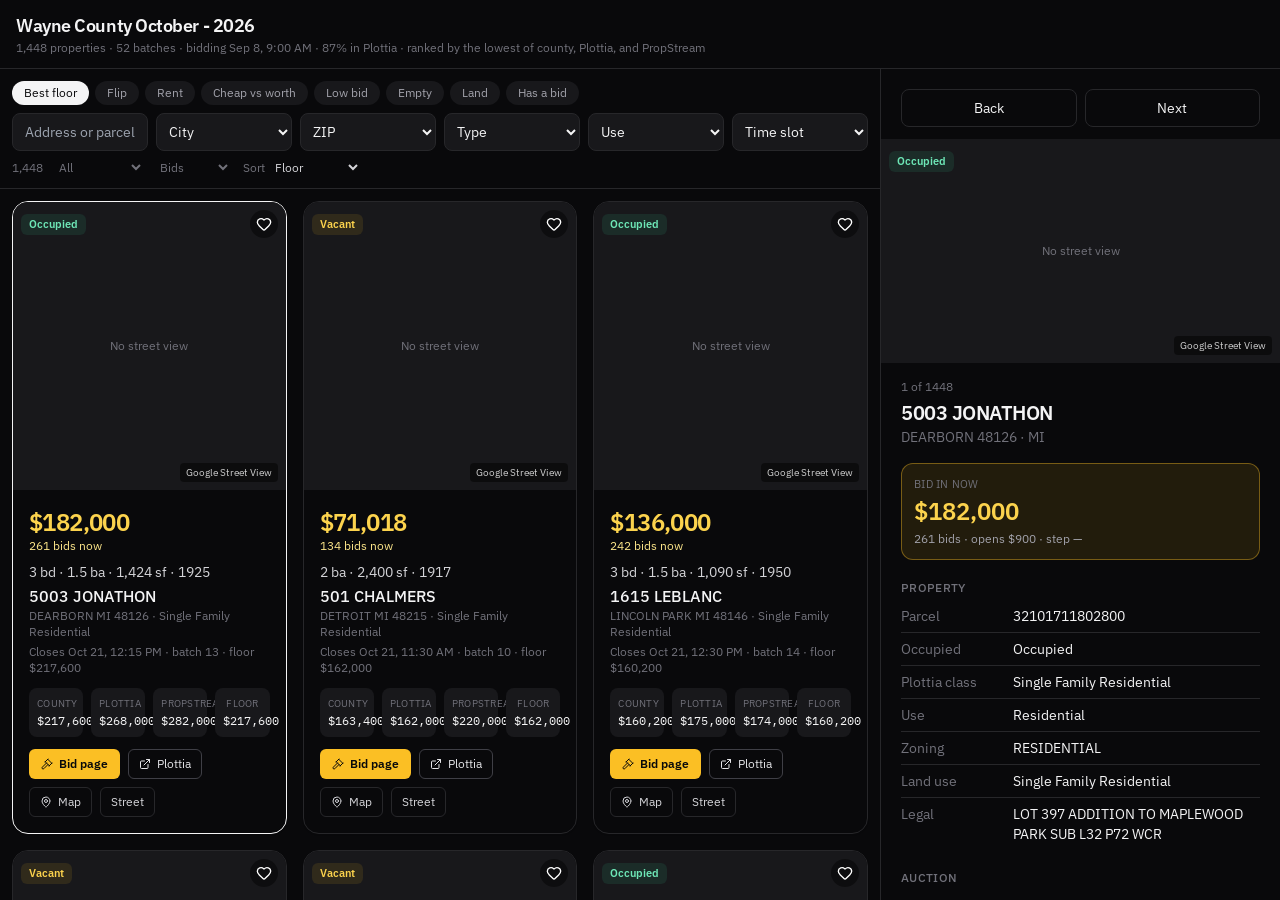
<file: index.html>
<!doctype html>
<html lang="en">
  <head>
    <meta charset="UTF-8" />
    <meta name="viewport" content="width=device-width, initial-scale=1.0" />
    <meta name="robots" content="noindex,nofollow" />
    <title>Wayne tax sale desk</title>
    <link rel="preconnect" href="https://fonts.googleapis.com" />
    <link rel="preconnect" href="https://fonts.gstatic.com" crossorigin />
    <link href="https://fonts.googleapis.com/css2?family=IBM+Plex+Mono:wght@400;600&family=IBM+Plex+Sans:wght@400;500;600;700&display=swap" rel="stylesheet" />
    <script type="module" crossorigin src="./assets/index-Cyq6DOMk.js"></script>
    <link rel="stylesheet" crossorigin href="./assets/index-B_lupXKG.css">
  </head>
  <body class="bg-zinc-950 text-zinc-100">
    <div id="root"></div>
  </body>
</html>
</file>
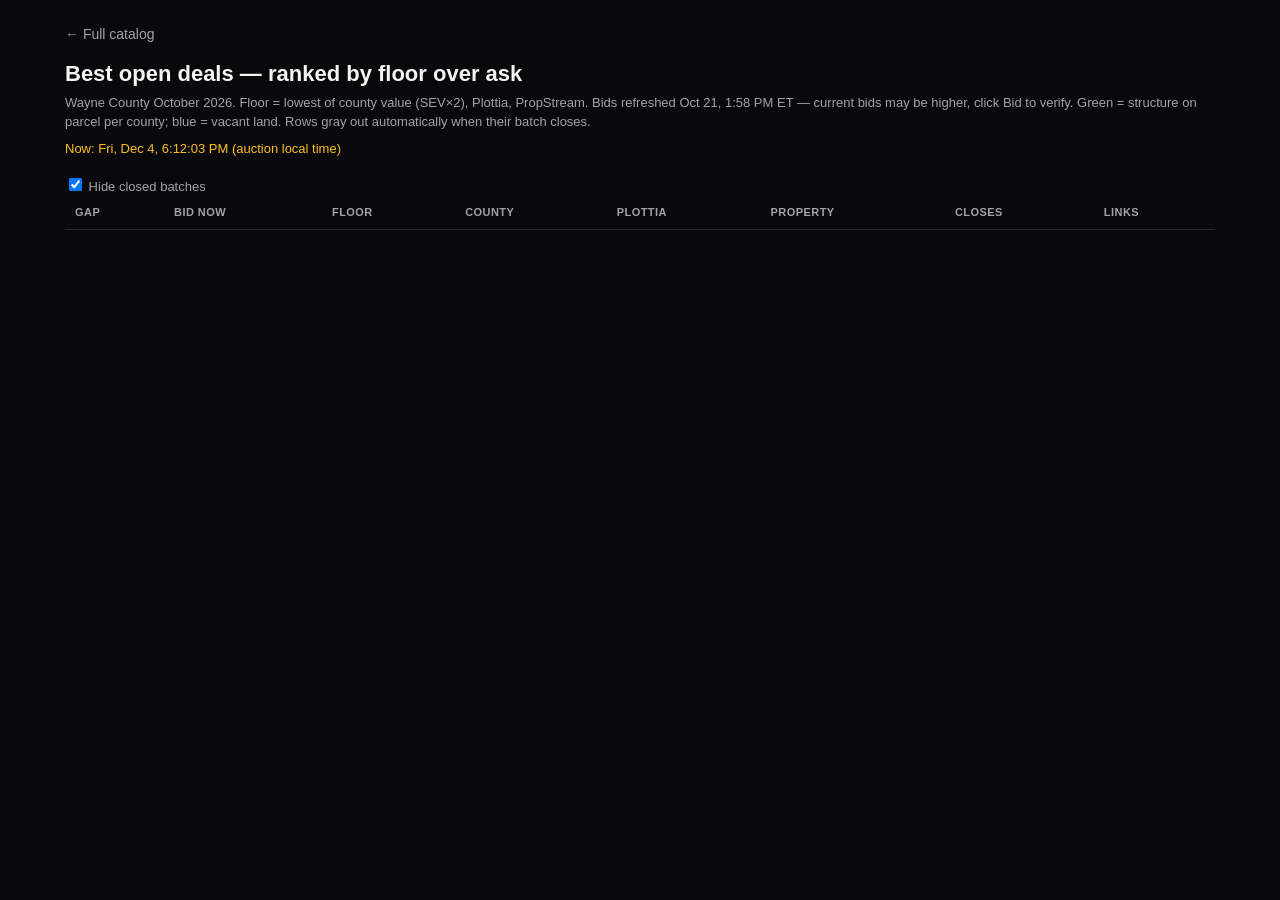
<file: gap.html>
<!doctype html>
<html lang="en">
<head>
<meta charset="utf-8">
<meta name="viewport" content="width=device-width, initial-scale=1">
<meta name="robots" content="noindex,nofollow">
<title>Best open deals · Wayne October 2026</title>
<style>
  body { margin: 0; background: #09090b; color: #f4f4f5; font: 14px/1.45 -apple-system, "Segoe UI", sans-serif; }
  .wrap { max-width: 1150px; margin: 0 auto; padding: 24px 16px 64px; }
  h1 { font-size: 22px; margin: 0 0 4px; }
  p.meta { color: #a1a1aa; margin: 0 0 8px; font-size: 13px; }
  .clock { color: #fbbf24; font-size: 13px; margin: 0 0 16px; }
  .toggle { margin: 0 0 14px; font-size: 13px; color: #a1a1aa; }
  table { width: 100%; border-collapse: collapse; }
  th { text-align: left; font-size: 11px; text-transform: uppercase; letter-spacing: .04em; color: #a1a1aa; padding: 8px 10px; border-bottom: 1px solid #27272a; }
  td { padding: 10px; border-bottom: 1px solid #1c1c1f; vertical-align: top; }
  td.num { text-align: right; font-variant-numeric: tabular-nums; white-space: nowrap; }
  .sub { display: block; font-size: 11px; color: #71717a; }
  a { color: #fbbf24; text-decoration: none; }
  a:hover { text-decoration: underline; }
  tr.land td.ratio { color: #93c5fd; }
  tr.house td.ratio { color: #4ade80; }
  tr.closed { opacity: .25; }
  tr.closed .end { color: #f87171; }
  td.end { white-space: nowrap; font-variant-numeric: tabular-nums; }
  td.end.soon { color: #f87171; font-weight: 600; }
  .links { white-space: nowrap; }
  .back { display: inline-block; margin-bottom: 14px; color: #a1a1aa; }
</style>
</head>
<body>
<div class="wrap">
  <a class="back" href="./">&larr; Full catalog</a>
  <h1>Best open deals — ranked by floor over ask</h1>
  <p class="meta">Wayne County October 2026. Floor = lowest of county value (SEV&times;2), Plottia, PropStream. Bids refreshed Oct 21, 1:58 PM ET — current bids may be higher, click Bid to verify. Green = structure on parcel per county; blue = vacant land. Rows gray out automatically when their batch closes.</p>
  <p class="clock" id="clock"></p>
  <label class="toggle"><input type="checkbox" id="hideClosed" checked> Hide closed batches</label>
  <table>
    <thead><tr><th>Gap</th><th>Bid now</th><th>Floor</th><th>County</th><th>Plottia</th><th>Property</th><th>Closes</th><th>Links</th></tr></thead>
    <tbody>
<tr class="house" data-end="2026-10-21T15:45:00">
  <td class="num ratio">409x</td>
  <td class="num">$900<span class="sub">0 bids</span></td>
  <td class="num">$368,200<span class="sub">floor</span></td>
  <td class="num">$368,200<span class="sub">county</span></td>
  <td class="num">—<span class="sub">plottia</span></td>
  <td><a href="https://waynecountytreasurermi.com/property-details.html?ai_id=261000830&batchId=27" target="_blank" rel="noreferrer">11700 LIVERNOIS DETROIT</a><span class="sub">DETROIT · structure not occupied · Bar, Tavern</span></td>
  <td class="end" data-end="2026-10-21T15:45:00">…</td>
  <td class="links"><a href="https://waynecountytreasurermi.com/property-details.html?ai_id=261000830&batchId=27" target="_blank" rel="noreferrer">Bid</a> · <a href="https://plottia.com/property/mi/detroit/11700-livernois-ave-48204-b332066a-301e-4a89-b7b6-668fbe2dcd93" target="_blank" rel="noreferrer">Plottia</a> · <a href="https://www.google.com/maps/@?api=1&map_action=pano&viewpoint=42.37453504474302,-83.13868272531414" target="_blank" rel="noreferrer">Street</a></td>
</tr>
<tr class="house" data-end="2026-10-21T14:15:00">
  <td class="num ratio">404x</td>
  <td class="num">$900<span class="sub">0 bids</span></td>
  <td class="num">$363,200<span class="sub">floor</span></td>
  <td class="num">$363,200<span class="sub">county</span></td>
  <td class="num">—<span class="sub">plottia</span></td>
  <td><a href="https://waynecountytreasurermi.com/property-details.html?ai_id=261000666&batchId=21" target="_blank" rel="noreferrer">3101 MCDOUGALL DETROIT</a><span class="sub">DETROIT · structure not occupied · Nightclub (Cocktail Lounge)</span></td>
  <td class="end" data-end="2026-10-21T14:15:00">…</td>
  <td class="links"><a href="https://waynecountytreasurermi.com/property-details.html?ai_id=261000666&batchId=21" target="_blank" rel="noreferrer">Bid</a> · <a href="https://plottia.com/property/mi/detroit/3101-mcdougall-st-48207-126d485b-0201-4d36-bbd3-dc1826e7f637" target="_blank" rel="noreferrer">Plottia</a> · <a href="https://www.google.com/maps/@?api=1&map_action=pano&viewpoint=42.35539238012324,-83.02823900157985" target="_blank" rel="noreferrer">Street</a></td>
</tr>
<tr class="land" data-end="2026-10-22T09:15:00">
  <td class="num ratio">217x</td>
  <td class="num">$900<span class="sub">1 bid</span></td>
  <td class="num">$195,000<span class="sub">floor</span></td>
  <td class="num">$195,000<span class="sub">county</span></td>
  <td class="num">—<span class="sub">plottia</span></td>
  <td><a href="https://waynecountytreasurermi.com/property-details.html?ai_id=261000974&batchId=33" target="_blank" rel="noreferrer">12801 MACK</a><span class="sub">DETROIT · vacant land · Commercial-Vacant Land</span></td>
  <td class="end" data-end="2026-10-22T09:15:00">…</td>
  <td class="links"><a href="https://waynecountytreasurermi.com/property-details.html?ai_id=261000974&batchId=33" target="_blank" rel="noreferrer">Bid</a> · <a href="https://plottia.com/property/mi/detroit/12801-mack-ave-48215-74017ec9-410b-47c0-987f-48cbccdaa404" target="_blank" rel="noreferrer">Plottia</a> · <a href="https://www.google.com/maps/@?api=1&map_action=pano&viewpoint=42.384982957661684,-82.96413736767224" target="_blank" rel="noreferrer">Street</a></td>
</tr>
<tr class="land" data-end="2026-10-21T14:15:00">
  <td class="num ratio">182x</td>
  <td class="num">$7,300<span class="sub">31 bids</span></td>
  <td class="num">$1,330,400<span class="sub">floor</span></td>
  <td class="num">$1,330,400<span class="sub">county</span></td>
  <td class="num">—<span class="sub">plottia</span></td>
  <td><a href="https://waynecountytreasurermi.com/property-details.html?ai_id=261000665&batchId=21" target="_blank" rel="noreferrer">13505 LASALLE</a><span class="sub">DETROIT · vacant land · Commercial (General)</span></td>
  <td class="end" data-end="2026-10-21T14:15:00">…</td>
  <td class="links"><a href="https://waynecountytreasurermi.com/property-details.html?ai_id=261000665&batchId=21" target="_blank" rel="noreferrer">Bid</a> · <a href="https://plottia.com/property/mi/detroit/13505-la-salle-blvd-48238-7aca6ccc-6a0d-4e6e-b10f-ff1c22d825e4" target="_blank" rel="noreferrer">Plottia</a> · <a href="https://www.google.com/maps/@?api=1&map_action=pano&viewpoint=42.39423754474145,-83.11960772581529" target="_blank" rel="noreferrer">Street</a></td>
</tr>
<tr class="land" data-end="2026-10-22T13:00:00">
  <td class="num ratio">163x</td>
  <td class="num">$900<span class="sub">0 bids</span></td>
  <td class="num">$147,000<span class="sub">floor</span></td>
  <td class="num">$147,000<span class="sub">county</span></td>
  <td class="num">$185,000<span class="sub">plottia</span></td>
  <td><a href="https://waynecountytreasurermi.com/property-details.html?ai_id=261001353&batchId=48" target="_blank" rel="noreferrer">109 E BUENA VISTA</a><span class="sub">HIGHLAND PARK · vacant land · Single Family Residential</span></td>
  <td class="end" data-end="2026-10-22T13:00:00">…</td>
  <td class="links"><a href="https://waynecountytreasurermi.com/property-details.html?ai_id=261001353&batchId=48" target="_blank" rel="noreferrer">Bid</a> · <a href="https://plottia.com/property/mi/highland-park/109-e-buena-vista-st-48203-b0715889-2f5e-45d2-96fa-5b1318157002" target="_blank" rel="noreferrer">Plottia</a> · <a href="https://www.google.com/maps/@?api=1&map_action=pano&viewpoint=42.40262114801859,-83.09025420569738" target="_blank" rel="noreferrer">Street</a></td>
</tr>
<tr class="land" data-end="2026-10-21T14:30:00">
  <td class="num ratio">126x</td>
  <td class="num">$1,000<span class="sub">2 bids</span></td>
  <td class="num">$126,000<span class="sub">floor</span></td>
  <td class="num">$126,000<span class="sub">county</span></td>
  <td class="num">—<span class="sub">plottia</span></td>
  <td><a href="https://waynecountytreasurermi.com/property-details.html?ai_id=261000707&batchId=22" target="_blank" rel="noreferrer">5642 E SEVEN MILE</a><span class="sub">DETROIT · vacant land · Bar, Tavern</span></td>
  <td class="end" data-end="2026-10-21T14:30:00">…</td>
  <td class="links"><a href="https://waynecountytreasurermi.com/property-details.html?ai_id=261000707&batchId=22" target="_blank" rel="noreferrer">Bid</a> · <a href="https://plottia.com/property/mi/detroit/5642-e-7-mile-rd-48234-2f788218-9477-40e0-87ca-b4a6063f1fd5" target="_blank" rel="noreferrer">Plottia</a> · <a href="https://www.google.com/maps/@?api=1&map_action=pano&viewpoint=42.433280045124526,-83.04619472607268" target="_blank" rel="noreferrer">Street</a></td>
</tr>
<tr class="land" data-end="2026-10-22T10:30:00">
  <td class="num ratio">124x</td>
  <td class="num">$900<span class="sub">0 bids</span></td>
  <td class="num">$112,000<span class="sub">floor</span></td>
  <td class="num">$114,600<span class="sub">county</span></td>
  <td class="num">$112,000<span class="sub">plottia</span></td>
  <td><a href="https://waynecountytreasurermi.com/property-details.html?ai_id=261001090&batchId=38" target="_blank" rel="noreferrer">638 MANISTIQUE</a><span class="sub">DETROIT · vacant land · Single Family Residential</span></td>
  <td class="end" data-end="2026-10-22T10:30:00">…</td>
  <td class="links"><a href="https://waynecountytreasurermi.com/property-details.html?ai_id=261001090&batchId=38" target="_blank" rel="noreferrer">Bid</a> · <a href="https://plottia.com/property/mi/detroit/638-manistique-st-48215-be8a5ad0-e61d-453e-b37f-4ec579e9ffe0" target="_blank" rel="noreferrer">Plottia</a> · <a href="https://www.google.com/maps/@?api=1&map_action=pano&viewpoint=42.37033515861592,-82.93832956699279" target="_blank" rel="noreferrer">Street</a></td>
</tr>
<tr class="land" data-end="2026-10-21T15:00:00">
  <td class="num ratio">107x</td>
  <td class="num">$900<span class="sub">0 bids</span></td>
  <td class="num">$96,000<span class="sub">floor</span></td>
  <td class="num">$96,000<span class="sub">county</span></td>
  <td class="num">$144,000<span class="sub">plottia</span></td>
  <td><a href="https://waynecountytreasurermi.com/property-details.html?ai_id=261000747&batchId=24" target="_blank" rel="noreferrer">4310 CORTLAND</a><span class="sub">DETROIT · vacant land · Duplex (2 units, any combination)</span></td>
  <td class="end" data-end="2026-10-21T15:00:00">…</td>
  <td class="links"><a href="https://waynecountytreasurermi.com/property-details.html?ai_id=261000747&batchId=24" target="_blank" rel="noreferrer">Bid</a> · <a href="https://plottia.com/property/mi/detroit/4310-cortland-st-48204-220f665d-abe4-4cf4-8d50-99790e86ff58" target="_blank" rel="noreferrer">Plottia</a> · <a href="https://www.google.com/maps/@?api=1&map_action=pano&viewpoint=42.3813455446455,-83.13325422606106" target="_blank" rel="noreferrer">Street</a></td>
</tr>
<tr class="land" data-end="2026-10-22T10:30:00">
  <td class="num ratio">103x</td>
  <td class="num">$900<span class="sub">0 bids</span></td>
  <td class="num">$92,800<span class="sub">floor</span></td>
  <td class="num">$92,800<span class="sub">county</span></td>
  <td class="num">$140,000<span class="sub">plottia</span></td>
  <td><a href="https://waynecountytreasurermi.com/property-details.html?ai_id=261001105&batchId=38" target="_blank" rel="noreferrer">4302 NOTTINGHAM</a><span class="sub">DETROIT · vacant land · Single Family Residential</span></td>
  <td class="end" data-end="2026-10-22T10:30:00">…</td>
  <td class="links"><a href="https://waynecountytreasurermi.com/property-details.html?ai_id=261001105&batchId=38" target="_blank" rel="noreferrer">Bid</a> · <a href="https://plottia.com/property/mi/detroit/4302-nottingham-rd-48224-7322f084-c5b3-4a9e-8ffe-774078bc0590" target="_blank" rel="noreferrer">Plottia</a> · <a href="https://www.google.com/maps/@?api=1&map_action=pano&viewpoint=42.39440652380741,-82.94533858808636" target="_blank" rel="noreferrer">Street</a></td>
</tr>
<tr class="land" data-end="2026-10-21T15:30:00">
  <td class="num ratio">103x</td>
  <td class="num">$4,200<span class="sub">14 bids</span></td>
  <td class="num">$431,600<span class="sub">floor</span></td>
  <td class="num">$431,600<span class="sub">county</span></td>
  <td class="num">—<span class="sub">plottia</span></td>
  <td><a href="https://waynecountytreasurermi.com/property-details.html?ai_id=261000803&batchId=26" target="_blank" rel="noreferrer">7139 CHICAGO DETROIT</a><span class="sub">DETROIT · vacant land · Exempt (full or partial)</span></td>
  <td class="end" data-end="2026-10-21T15:30:00">…</td>
  <td class="links"><a href="https://waynecountytreasurermi.com/property-details.html?ai_id=261000803&batchId=26" target="_blank" rel="noreferrer">Bid</a> · <a href="https://plottia.com/property/mi/detroit/7139-w-chicago-48204-52a98b86-caec-424c-8a51-e7512a408433" target="_blank" rel="noreferrer">Plottia</a> · <a href="https://www.google.com/maps/@?api=1&map_action=pano&viewpoint=42.366531,-83.141373" target="_blank" rel="noreferrer">Street</a></td>
</tr>
<tr class="land" data-end="2026-10-21T14:15:00">
  <td class="num ratio">101x</td>
  <td class="num">$900<span class="sub">0 bids</span></td>
  <td class="num">$91,000<span class="sub">floor</span></td>
  <td class="num">$91,000<span class="sub">county</span></td>
  <td class="num">$256,000<span class="sub">plottia</span></td>
  <td><a href="https://waynecountytreasurermi.com/property-details.html?ai_id=261000658&batchId=21" target="_blank" rel="noreferrer">2690 STURTEVANT</a><span class="sub">DETROIT · vacant land · Multi-Family Dwellings (Generic, 2+)</span></td>
  <td class="end" data-end="2026-10-21T14:15:00">…</td>
  <td class="links"><a href="https://waynecountytreasurermi.com/property-details.html?ai_id=261000658&batchId=21" target="_blank" rel="noreferrer">Bid</a> · <a href="https://plottia.com/property/mi/detroit/2690-sturtevant-st-48206-18037b17-550c-494e-a08d-dcc119494ac0" target="_blank" rel="noreferrer">Plottia</a> · <a href="https://www.google.com/maps/@?api=1&map_action=pano&viewpoint=42.3874098858422,-83.12019923816042" target="_blank" rel="noreferrer">Street</a></td>
</tr>
<tr class="land" data-end="2026-10-22T11:00:00">
  <td class="num ratio">92x</td>
  <td class="num">$900<span class="sub">1 bid</span></td>
  <td class="num">$82,400<span class="sub">floor</span></td>
  <td class="num">$82,400<span class="sub">county</span></td>
  <td class="num">—<span class="sub">plottia</span></td>
  <td><a href="https://waynecountytreasurermi.com/property-details.html?ai_id=261001133&batchId=40" target="_blank" rel="noreferrer">20717 FENKELL</a><span class="sub">DETROIT · vacant land · Retail Stores (Personal Services, Photography, Travel)</span></td>
  <td class="end" data-end="2026-10-22T11:00:00">…</td>
  <td class="links"><a href="https://waynecountytreasurermi.com/property-details.html?ai_id=261001133&batchId=40" target="_blank" rel="noreferrer">Bid</a> · <a href="https://plottia.com/property/mi/detroit/20717-fenkell-st-48223-c2262d76-3af2-4639-a780-7a2818fa9d31" target="_blank" rel="noreferrer">Plottia</a> · <a href="https://www.google.com/maps/@?api=1&map_action=pano&viewpoint=42.40031778744241,-83.24519077049662" target="_blank" rel="noreferrer">Street</a></td>
</tr>
<tr class="land" data-end="2026-10-21T16:00:00">
  <td class="num ratio">91x</td>
  <td class="num">$900<span class="sub">0 bids</span></td>
  <td class="num">$81,800<span class="sub">floor</span></td>
  <td class="num">$81,800<span class="sub">county</span></td>
  <td class="num">$131,000<span class="sub">plottia</span></td>
  <td><a href="https://waynecountytreasurermi.com/property-details.html?ai_id=261000853&batchId=28" target="_blank" rel="noreferrer">16580 LILAC</a><span class="sub">DETROIT · vacant land · Single Family Residential</span></td>
  <td class="end" data-end="2026-10-21T16:00:00">…</td>
  <td class="links"><a href="https://waynecountytreasurermi.com/property-details.html?ai_id=261000853&batchId=28" target="_blank" rel="noreferrer">Bid</a> · <a href="https://plottia.com/property/mi/detroit/16580-lilac-st-48221-99fd8417-3a75-4cb6-b3a0-ee2ede07215f" target="_blank" rel="noreferrer">Plottia</a> · <a href="https://www.google.com/maps/@?api=1&map_action=pano&viewpoint=42.41344854463672,-83.14671972552789" target="_blank" rel="noreferrer">Street</a></td>
</tr>
<tr class="land" data-end="2026-10-22T10:00:00">
  <td class="num ratio">90x</td>
  <td class="num">$900<span class="sub">0 bids</span></td>
  <td class="num">$81,000<span class="sub">floor</span></td>
  <td class="num">$89,200<span class="sub">county</span></td>
  <td class="num">$81,000<span class="sub">plottia</span></td>
  <td><a href="https://waynecountytreasurermi.com/property-details.html?ai_id=261001037&batchId=36" target="_blank" rel="noreferrer">20026 WALTHAM</a><span class="sub">DETROIT · vacant land · Bungalow (Residential)</span></td>
  <td class="end" data-end="2026-10-22T10:00:00">…</td>
  <td class="links"><a href="https://waynecountytreasurermi.com/property-details.html?ai_id=261001037&batchId=36" target="_blank" rel="noreferrer">Bid</a> · <a href="https://plottia.com/property/mi/detroit/20026-waltham-st-48205-c3c838e2-2b1c-4f51-a54f-2e6334c0a7a9" target="_blank" rel="noreferrer">Plottia</a> · <a href="https://www.google.com/maps/@?api=1&map_action=pano&viewpoint=42.44423404527019,-82.99491772561767" target="_blank" rel="noreferrer">Street</a></td>
</tr>
<tr class="land" data-end="2026-10-22T12:30:00">
  <td class="num ratio">87x</td>
  <td class="num">$900<span class="sub">0 bids</span></td>
  <td class="num">$78,600<span class="sub">floor</span></td>
  <td class="num">$78,600<span class="sub">county</span></td>
  <td class="num">$87,000<span class="sub">plottia</span></td>
  <td><a href="https://waynecountytreasurermi.com/property-details.html?ai_id=261001295&batchId=46" target="_blank" rel="noreferrer">18361 GREYDALE</a><span class="sub">DETROIT · vacant land · Single Family Residential</span></td>
  <td class="end" data-end="2026-10-22T12:30:00">…</td>
  <td class="links"><a href="https://waynecountytreasurermi.com/property-details.html?ai_id=261001295&batchId=46" target="_blank" rel="noreferrer">Bid</a> · <a href="https://plottia.com/property/mi/detroit/18361-greydale-ave-48219-6c1ddbc5-a43e-458b-9202-f5463a557c6b" target="_blank" rel="noreferrer">Plottia</a> · <a href="https://www.google.com/maps/@?api=1&map_action=pano&viewpoint=42.424065051736704,-83.2571444948183" target="_blank" rel="noreferrer">Street</a></td>
</tr>
<tr class="land" data-end="2026-10-22T12:45:00">
  <td class="num ratio">81x</td>
  <td class="num">$900<span class="sub">0 bids</span></td>
  <td class="num">$73,200<span class="sub">floor</span></td>
  <td class="num">$73,200<span class="sub">county</span></td>
  <td class="num">$107,000<span class="sub">plottia</span></td>
  <td><a href="https://waynecountytreasurermi.com/property-details.html?ai_id=261001316&batchId=47" target="_blank" rel="noreferrer">18919 DALE</a><span class="sub">DETROIT · vacant land · Single Family Residential</span></td>
  <td class="end" data-end="2026-10-22T12:45:00">…</td>
  <td class="links"><a href="https://waynecountytreasurermi.com/property-details.html?ai_id=261001316&batchId=47" target="_blank" rel="noreferrer">Bid</a> · <a href="https://plottia.com/property/mi/detroit/18919-dale-st-48219-a3464fcc-a8bd-43ef-9457-5cc178090594" target="_blank" rel="noreferrer">Plottia</a> · <a href="https://www.google.com/maps/@?api=1&map_action=pano&viewpoint=42.42694354407675,-83.27704972600445" target="_blank" rel="noreferrer">Street</a></td>
</tr>
<tr class="land" data-end="2026-10-21T15:00:00">
  <td class="num ratio">80x</td>
  <td class="num">$900<span class="sub">0 bids</span></td>
  <td class="num">$71,800<span class="sub">floor</span></td>
  <td class="num">$71,800<span class="sub">county</span></td>
  <td class="num">—<span class="sub">plottia</span></td>
  <td><a href="https://waynecountytreasurermi.com/property-details.html?ai_id=261000757&batchId=24" target="_blank" rel="noreferrer">4600 LOVETT</a><span class="sub">DETROIT · vacant land · Retail Stores (Personal Services, Photography, Travel)</span></td>
  <td class="end" data-end="2026-10-21T15:00:00">…</td>
  <td class="links"><a href="https://waynecountytreasurermi.com/property-details.html?ai_id=261000757&batchId=24" target="_blank" rel="noreferrer">Bid</a> · <a href="https://plottia.com/property/mi/detroit/4600-lovett-st-48210-6064e232-d974-4414-8f0d-97d3a3777937" target="_blank" rel="noreferrer">Plottia</a> · <a href="https://www.google.com/maps/@?api=1&map_action=pano&viewpoint=42.33940504483868,-83.10830922555148" target="_blank" rel="noreferrer">Street</a></td>
</tr>
<tr class="land" data-end="2026-10-22T09:45:00">
  <td class="num ratio">74x</td>
  <td class="num">$900<span class="sub">0 bids</span></td>
  <td class="num">$66,600<span class="sub">floor</span></td>
  <td class="num">$66,600<span class="sub">county</span></td>
  <td class="num">$73,000<span class="sub">plottia</span></td>
  <td><a href="https://waynecountytreasurermi.com/property-details.html?ai_id=261001020&batchId=35" target="_blank" rel="noreferrer">15639 FORDHAM</a><span class="sub">DETROIT · vacant land · Single Family Residential</span></td>
  <td class="end" data-end="2026-10-22T09:45:00">…</td>
  <td class="links"><a href="https://waynecountytreasurermi.com/property-details.html?ai_id=261001020&batchId=35" target="_blank" rel="noreferrer">Bid</a> · <a href="https://plottia.com/property/mi/detroit/15639-fordham-st-48205-8843bf10-e798-4045-b859-42e313d3a319" target="_blank" rel="noreferrer">Plottia</a> · <a href="https://www.google.com/maps/@?api=1&map_action=pano&viewpoint=42.43494404505417,-82.95911372567505" target="_blank" rel="noreferrer">Street</a></td>
</tr>
<tr class="land" data-end="2026-10-22T09:30:00">
  <td class="num ratio">72x</td>
  <td class="num">$900<span class="sub">0 bids</span></td>
  <td class="num">$65,000<span class="sub">floor</span></td>
  <td class="num">$65,000<span class="sub">county</span></td>
  <td class="num">$66,000<span class="sub">plottia</span></td>
  <td><a href="https://waynecountytreasurermi.com/property-details.html?ai_id=261000989&batchId=34" target="_blank" rel="noreferrer">12833 ROSEMARY</a><span class="sub">DETROIT · vacant land · Single Family Residential</span></td>
  <td class="end" data-end="2026-10-22T09:30:00">…</td>
  <td class="links"><a href="https://waynecountytreasurermi.com/property-details.html?ai_id=261000989&batchId=34" target="_blank" rel="noreferrer">Bid</a> · <a href="https://plottia.com/property/mi/detroit/12833-rosemary-st-48213-77f71fe4-e3f5-413c-b8c4-a14561420dea" target="_blank" rel="noreferrer">Plottia</a> · <a href="https://www.google.com/maps/@?api=1&map_action=pano&viewpoint=42.413121545232826,-82.98030872608646" target="_blank" rel="noreferrer">Street</a></td>
</tr>
<tr class="house" data-end="2026-10-22T12:30:00">
  <td class="num ratio">67x</td>
  <td class="num">$900<span class="sub">0 bids</span></td>
  <td class="num">$60,000<span class="sub">floor</span></td>
  <td class="num">$60,000<span class="sub">county</span></td>
  <td class="num">$75,000<span class="sub">plottia</span></td>
  <td><a href="https://waynecountytreasurermi.com/property-details.html?ai_id=261001299&batchId=46" target="_blank" rel="noreferrer">14632 DOLPHIN</a><span class="sub">DETROIT · structure not occupied · Single Family Residential</span></td>
  <td class="end" data-end="2026-10-22T12:30:00">…</td>
  <td class="links"><a href="https://waynecountytreasurermi.com/property-details.html?ai_id=261001299&batchId=46" target="_blank" rel="noreferrer">Bid</a> · <a href="https://plottia.com/property/mi/detroit/14632-dolphin-st-48223-1101245f-ebf2-4250-abc2-0f9fc18990c8" target="_blank" rel="noreferrer">Plottia</a> · <a href="https://www.google.com/maps/@?api=1&map_action=pano&viewpoint=42.39499754415362,-83.25878922622447" target="_blank" rel="noreferrer">Street</a></td>
</tr>
<tr class="land" data-end="2026-10-22T11:45:00">
  <td class="num ratio">67x</td>
  <td class="num">$900<span class="sub">0 bids</span></td>
  <td class="num">$60,000<span class="sub">floor</span></td>
  <td class="num">$75,000<span class="sub">county</span></td>
  <td class="num">$60,000<span class="sub">plottia</span></td>
  <td><a href="https://waynecountytreasurermi.com/property-details.html?ai_id=261001209&batchId=43" target="_blank" rel="noreferrer">8948 WHITCOMB</a><span class="sub">DETROIT · vacant land · Single Family Residential</span></td>
  <td class="end" data-end="2026-10-22T11:45:00">…</td>
  <td class="links"><a href="https://waynecountytreasurermi.com/property-details.html?ai_id=261001209&batchId=43" target="_blank" rel="noreferrer">Bid</a> · <a href="https://plottia.com/property/mi/detroit/8948-whitcomb-st-48228-449854b4-2cd5-47ed-b613-1419ca90372a" target="_blank" rel="noreferrer">Plottia</a> · <a href="https://www.google.com/maps/@?api=1&map_action=pano&viewpoint=42.36034402112916,-83.19462596835626" target="_blank" rel="noreferrer">Street</a></td>
</tr>
<tr class="land" data-end="2026-10-21T14:30:00">
  <td class="num ratio">66x</td>
  <td class="num">$900<span class="sub">0 bids</span></td>
  <td class="num">$59,200<span class="sub">floor</span></td>
  <td class="num">$59,200<span class="sub">county</span></td>
  <td class="num">$106,000<span class="sub">plottia</span></td>
  <td><a href="https://waynecountytreasurermi.com/property-details.html?ai_id=261000702&batchId=22" target="_blank" rel="noreferrer">3693 PULFORD</a><span class="sub">DETROIT · vacant land · Duplex (2 units, any combination)</span></td>
  <td class="end" data-end="2026-10-21T14:30:00">…</td>
  <td class="links"><a href="https://waynecountytreasurermi.com/property-details.html?ai_id=261000702&batchId=22" target="_blank" rel="noreferrer">Bid</a> · <a href="https://plottia.com/property/mi/detroit/3693-pulford-st-48207-31aacf4f-c5d3-4b55-badd-d330c00e0e7c" target="_blank" rel="noreferrer">Plottia</a> · <a href="https://www.google.com/maps/@?api=1&map_action=pano&viewpoint=42.36188741849162,-83.02310727312724" target="_blank" rel="noreferrer">Street</a></td>
</tr>
<tr class="house" data-end="2026-10-21T15:45:00">
  <td class="num ratio">65x</td>
  <td class="num">$900<span class="sub">0 bids</span></td>
  <td class="num">$58,600<span class="sub">floor</span></td>
  <td class="num">$58,600<span class="sub">county</span></td>
  <td class="num">$130,000<span class="sub">plottia</span></td>
  <td><a href="https://waynecountytreasurermi.com/property-details.html?ai_id=261000832&batchId=27" target="_blank" rel="noreferrer">12072 STOEPEL</a><span class="sub">DETROIT · structure not occupied · Duplex (2 units, any combination)</span></td>
  <td class="end" data-end="2026-10-21T15:45:00">…</td>
  <td class="links"><a href="https://waynecountytreasurermi.com/property-details.html?ai_id=261000832&batchId=27" target="_blank" rel="noreferrer">Bid</a> · <a href="https://plottia.com/property/mi/detroit/12072-stoepel-st-48204-c1153250-2898-4765-8de2-5972a3b6346f" target="_blank" rel="noreferrer">Plottia</a> · <a href="https://www.google.com/maps/@?api=1&map_action=pano&viewpoint=42.377278783499186,-83.13990508083717" target="_blank" rel="noreferrer">Street</a></td>
</tr>
<tr class="land" data-end="2026-10-22T10:00:00">
  <td class="num ratio">65x</td>
  <td class="num">$900<span class="sub">0 bids</span></td>
  <td class="num">$58,600<span class="sub">floor</span></td>
  <td class="num">$58,600<span class="sub">county</span></td>
  <td class="num">$107,000<span class="sub">plottia</span></td>
  <td><a href="https://waynecountytreasurermi.com/property-details.html?ai_id=261001036&batchId=36" target="_blank" rel="noreferrer">19341 FAIRPORT</a><span class="sub">DETROIT · vacant land · Single Family Residential</span></td>
  <td class="end" data-end="2026-10-22T10:00:00">…</td>
  <td class="links"><a href="https://waynecountytreasurermi.com/property-details.html?ai_id=261001036&batchId=36" target="_blank" rel="noreferrer">Bid</a> · <a href="https://plottia.com/property/mi/detroit/19341-fairport-st-48205-b210507f-cb5d-4cf8-9520-dc967c829297" target="_blank" rel="noreferrer">Plottia</a> · <a href="https://www.google.com/maps/@?api=1&map_action=pano&viewpoint=42.43719554507653,-82.9916472256599" target="_blank" rel="noreferrer">Street</a></td>
</tr>
<tr class="house" data-end="2026-10-22T10:00:00">
  <td class="num ratio">64x</td>
  <td class="num">$900<span class="sub">0 bids</span></td>
  <td class="num">$57,800<span class="sub">floor</span></td>
  <td class="num">$57,800<span class="sub">county</span></td>
  <td class="num">$71,000<span class="sub">plottia</span></td>
  <td><a href="https://waynecountytreasurermi.com/property-details.html?ai_id=261001040&batchId=36" target="_blank" rel="noreferrer">20255 BARLOW</a><span class="sub">DETROIT · structure not occupied · Single Family Residential</span></td>
  <td class="end" data-end="2026-10-22T10:00:00">…</td>
  <td class="links"><a href="https://waynecountytreasurermi.com/property-details.html?ai_id=261001040&batchId=36" target="_blank" rel="noreferrer">Bid</a> · <a href="https://plottia.com/property/mi/detroit/20255-barlow-st-48205-587b686d-3fdf-4d43-a47c-a2bbeb9fdc3e" target="_blank" rel="noreferrer">Plottia</a> · <a href="https://www.google.com/maps/@?api=1&map_action=pano&viewpoint=42.446300544986144,-82.996887725742" target="_blank" rel="noreferrer">Street</a></td>
</tr>
<tr class="land" data-end="2026-10-21T15:00:00">
  <td class="num ratio">64x</td>
  <td class="num">$900<span class="sub">1 bid</span></td>
  <td class="num">$57,600<span class="sub">floor</span></td>
  <td class="num">$57,600<span class="sub">county</span></td>
  <td class="num">—<span class="sub">plottia</span></td>
  <td><a href="https://waynecountytreasurermi.com/property-details.html?ai_id=261000746&batchId=24" target="_blank" rel="noreferrer">5001 ELMHURST</a><span class="sub">DETROIT · vacant land · Auto repair, auto parts, Garage</span></td>
  <td class="end" data-end="2026-10-21T15:00:00">…</td>
  <td class="links"><a href="https://waynecountytreasurermi.com/property-details.html?ai_id=261000746&batchId=24" target="_blank" rel="noreferrer">Bid</a> · <a href="https://plottia.com/property/mi/detroit/5001-elmhurst-st-48204-3e27aa65-c8a2-4cb3-b734-6816edf0d99e" target="_blank" rel="noreferrer">Plottia</a> · <a href="https://www.google.com/maps/@?api=1&map_action=pano&viewpoint=42.37646688907965,-83.13601324278572" target="_blank" rel="noreferrer">Street</a></td>
</tr>
<tr class="land" data-end="2026-10-22T14:00:00">
  <td class="num ratio">58x</td>
  <td class="num">$2,900<span class="sub">3 bids</span></td>
  <td class="num">$169,200<span class="sub">floor</span></td>
  <td class="num">$169,200<span class="sub">county</span></td>
  <td class="num">—<span class="sub">plottia</span></td>
  <td><a href="https://waynecountytreasurermi.com/property-details.html?ai_id=261000412&batchId=15" target="_blank" rel="noreferrer"></a><span class="sub">DETROIT ·  · </span></td>
  <td class="end" data-end="2026-10-22T14:00:00">…</td>
  <td class="links"><a href="https://waynecountytreasurermi.com/property-details.html?ai_id=261000412&batchId=15" target="_blank" rel="noreferrer">Bid</a> · <a href="https://plottia.com/?state=MI&zip=48205" target="_blank" rel="noreferrer">Plottia</a></td>
</tr>
<tr class="land" data-end="2026-10-21T15:30:00">
  <td class="num ratio">57x</td>
  <td class="num">$1,000<span class="sub">2 bids</span></td>
  <td class="num">$57,200<span class="sub">floor</span></td>
  <td class="num">$57,200<span class="sub">county</span></td>
  <td class="num">$97,000<span class="sub">plottia</span></td>
  <td><a href="https://waynecountytreasurermi.com/property-details.html?ai_id=261000802&batchId=26" target="_blank" rel="noreferrer">5379 JOY</a><span class="sub">DETROIT · occupied · Duplex (2 units, any combination)</span></td>
  <td class="end" data-end="2026-10-21T15:30:00">…</td>
  <td class="links"><a href="https://waynecountytreasurermi.com/property-details.html?ai_id=261000802&batchId=26" target="_blank" rel="noreferrer">Bid</a> · <a href="https://plottia.com/property/mi/detroit/5379-joy-rd-48204-6b4db48f-eeee-4f79-b9a2-f922b78d9761" target="_blank" rel="noreferrer">Plottia</a> · <a href="https://www.google.com/maps/@?api=1&map_action=pano&viewpoint=42.36270619933746,-83.13211381928159" target="_blank" rel="noreferrer">Street</a></td>
</tr>
<tr class="house" data-end="2026-10-21T16:30:00">
  <td class="num ratio">57x</td>
  <td class="num">$900<span class="sub">0 bids</span></td>
  <td class="num">$51,200<span class="sub">floor</span></td>
  <td class="num">$51,200<span class="sub">county</span></td>
  <td class="num">$55,000<span class="sub">plottia</span></td>
  <td><a href="https://waynecountytreasurermi.com/property-details.html?ai_id=261000899&batchId=30" target="_blank" rel="noreferrer">5102 SEYBURN</a><span class="sub">DETROIT · structure not occupied · Single Family Residential</span></td>
  <td class="end" data-end="2026-10-21T16:30:00">…</td>
  <td class="links"><a href="https://waynecountytreasurermi.com/property-details.html?ai_id=261000899&batchId=30" target="_blank" rel="noreferrer">Bid</a> · <a href="https://plottia.com/property/mi/detroit/5102-seyburn-st-48213-cd3de68d-6319-4155-8e82-0ee37993962a" target="_blank" rel="noreferrer">Plottia</a> · <a href="https://www.google.com/maps/@?api=1&map_action=pano&viewpoint=42.37703072815033,-83.01431778768493" target="_blank" rel="noreferrer">Street</a></td>
</tr>
<tr class="land" data-end="2026-10-22T12:15:00">
  <td class="num ratio">53x</td>
  <td class="num">$900<span class="sub">1 bid</span></td>
  <td class="num">$47,800<span class="sub">floor</span></td>
  <td class="num">$47,800<span class="sub">county</span></td>
  <td class="num">—<span class="sub">plottia</span></td>
  <td><a href="https://waynecountytreasurermi.com/property-details.html?ai_id=261001277&batchId=45" target="_blank" rel="noreferrer">15851 BRAILE</a><span class="sub">DETROIT · vacant land · RESIDENTIAL</span></td>
  <td class="end" data-end="2026-10-22T12:15:00">…</td>
  <td class="links"><a href="https://waynecountytreasurermi.com/property-details.html?ai_id=261001277&batchId=45" target="_blank" rel="noreferrer">Bid</a> · <a href="https://plottia.com/?parcel=22105656.&state=MI&zip=48219&q=15851+BRAILE%2C+DETROIT%2C+MI%2C+48219" target="_blank" rel="noreferrer">Plottia</a></td>
</tr>
<tr class="land" data-end="2026-10-22T13:00:00">
  <td class="num ratio">53x</td>
  <td class="num">$900<span class="sub">0 bids</span></td>
  <td class="num">$47,800<span class="sub">floor</span></td>
  <td class="num">$47,800<span class="sub">county</span></td>
  <td class="num">$102,000<span class="sub">plottia</span></td>
  <td><a href="https://waynecountytreasurermi.com/property-details.html?ai_id=261001338&batchId=48" target="_blank" rel="noreferrer">46 STEVENS</a><span class="sub">HIGHLAND PARK · vacant land · Residential-Vacant Land</span></td>
  <td class="end" data-end="2026-10-22T13:00:00">…</td>
  <td class="links"><a href="https://waynecountytreasurermi.com/property-details.html?ai_id=261001338&batchId=48" target="_blank" rel="noreferrer">Bid</a> · <a href="https://plottia.com/property/mi/highland-park/46-stevens-st-48203-5a488e8d-b1f9-4bd6-9135-eaf24349bd18" target="_blank" rel="noreferrer">Plottia</a> · <a href="https://www.google.com/maps/@?api=1&map_action=pano&viewpoint=42.41603888889242,-83.10206912531476" target="_blank" rel="noreferrer">Street</a></td>
</tr>
<tr class="land" data-end="2026-10-21T16:45:00">
  <td class="num ratio">53x</td>
  <td class="num">$3,200<span class="sub">28 bids</span></td>
  <td class="num">$168,400<span class="sub">floor</span></td>
  <td class="num">$168,400<span class="sub">county</span></td>
  <td class="num">—<span class="sub">plottia</span></td>
  <td><a href="https://waynecountytreasurermi.com/property-details.html?ai_id=261000925&batchId=31" target="_blank" rel="noreferrer">7326 MCDONALD</a><span class="sub">DETROIT · vacant land · Manufacturing (light)</span></td>
  <td class="end" data-end="2026-10-21T16:45:00">…</td>
  <td class="links"><a href="https://waynecountytreasurermi.com/property-details.html?ai_id=261000925&batchId=31" target="_blank" rel="noreferrer">Bid</a> · <a href="https://plottia.com/property/mi/detroit/7326-mcdonald-st-48210-1e7737b8-1fd4-4369-be26-9849c78e7baf" target="_blank" rel="noreferrer">Plottia</a> · <a href="https://www.google.com/maps/@?api=1&map_action=pano&viewpoint=42.34653954469076,-83.14670572548488" target="_blank" rel="noreferrer">Street</a></td>
</tr>
<tr class="land" data-end="2026-10-21T14:45:00">
  <td class="num ratio">50x</td>
  <td class="num">$900<span class="sub">0 bids</span></td>
  <td class="num">$45,400<span class="sub">floor</span></td>
  <td class="num">$45,400<span class="sub">county</span></td>
  <td class="num">$127,000<span class="sub">plottia</span></td>
  <td><a href="https://waynecountytreasurermi.com/property-details.html?ai_id=261000711&batchId=23" target="_blank" rel="noreferrer">3700 ELLERY</a><span class="sub">DETROIT · vacant land · Duplex (2 units, any combination)</span></td>
  <td class="end" data-end="2026-10-21T14:45:00">…</td>
  <td class="links"><a href="https://waynecountytreasurermi.com/property-details.html?ai_id=261000711&batchId=23" target="_blank" rel="noreferrer">Bid</a> · <a href="https://plottia.com/property/mi/detroit/3700-ellery-st-48207-971a3e97-954e-439e-8470-4de575c3ae84" target="_blank" rel="noreferrer">Plottia</a> · <a href="https://www.google.com/maps/@?api=1&map_action=pano&viewpoint=42.36129654518302,-83.0244437256631" target="_blank" rel="noreferrer">Street</a></td>
</tr>
<tr class="land" data-end="2026-10-22T11:00:00">
  <td class="num ratio">50x</td>
  <td class="num">$900<span class="sub">0 bids</span></td>
  <td class="num">$44,800<span class="sub">floor</span></td>
  <td class="num">$44,800<span class="sub">county</span></td>
  <td class="num">$94,000<span class="sub">plottia</span></td>
  <td><a href="https://waynecountytreasurermi.com/property-details.html?ai_id=261001153&batchId=40" target="_blank" rel="noreferrer">16246 WARD</a><span class="sub">DETROIT · vacant land · Single Family Residential</span></td>
  <td class="end" data-end="2026-10-22T11:00:00">…</td>
  <td class="links"><a href="https://waynecountytreasurermi.com/property-details.html?ai_id=261001153&batchId=40" target="_blank" rel="noreferrer">Bid</a> · <a href="https://plottia.com/property/mi/detroit/16246-ward-st-48235-0bcaa731-a32d-4ae0-bf25-d2cd8d02e8c7" target="_blank" rel="noreferrer">Plottia</a> · <a href="https://www.google.com/maps/@?api=1&map_action=pano&viewpoint=42.41158951461449,-83.17384020971123" target="_blank" rel="noreferrer">Street</a></td>
</tr>
<tr class="land" data-end="2026-10-22T11:15:00">
  <td class="num ratio">50x</td>
  <td class="num">$900<span class="sub">0 bids</span></td>
  <td class="num">$44,800<span class="sub">floor</span></td>
  <td class="num">$44,800<span class="sub">county</span></td>
  <td class="num">$78,000<span class="sub">plottia</span></td>
  <td><a href="https://waynecountytreasurermi.com/property-details.html?ai_id=261001165&batchId=41" target="_blank" rel="noreferrer">11691 LITTLEFIELD</a><span class="sub">DETROIT · vacant land · Single Family Residential</span></td>
  <td class="end" data-end="2026-10-22T11:15:00">…</td>
  <td class="links"><a href="https://waynecountytreasurermi.com/property-details.html?ai_id=261001165&batchId=41" target="_blank" rel="noreferrer">Bid</a> · <a href="https://plottia.com/property/mi/detroit/11691-littlefield-st-48227-c95f16b3-4159-4d23-8bb2-90c44690e9ec" target="_blank" rel="noreferrer">Plottia</a> · <a href="https://www.google.com/maps/@?api=1&map_action=pano&viewpoint=42.374417544669605,-83.17594672567213" target="_blank" rel="noreferrer">Street</a></td>
</tr>
<tr class="land" data-end="2026-10-22T11:45:00">
  <td class="num ratio">49x</td>
  <td class="num">$900<span class="sub">0 bids</span></td>
  <td class="num">$44,000<span class="sub">floor</span></td>
  <td class="num">$44,000<span class="sub">county</span></td>
  <td class="num">$61,000<span class="sub">plottia</span></td>
  <td><a href="https://waynecountytreasurermi.com/property-details.html?ai_id=261001216&batchId=43" target="_blank" rel="noreferrer">11738 MANSFIELD</a><span class="sub">DETROIT · vacant land · Bungalow (Residential)</span></td>
  <td class="end" data-end="2026-10-22T11:45:00">…</td>
  <td class="links"><a href="https://waynecountytreasurermi.com/property-details.html?ai_id=261001216&batchId=43" target="_blank" rel="noreferrer">Bid</a> · <a href="https://plottia.com/property/mi/detroit/11738-mansfield-st-48227-f4ef97ea-5806-4a87-90e5-0a5a75c34a17" target="_blank" rel="noreferrer">Plottia</a> · <a href="https://www.google.com/maps/@?api=1&map_action=pano&viewpoint=42.37454628562479,-83.20330089434117" target="_blank" rel="noreferrer">Street</a></td>
</tr>
<tr class="house" data-end="2026-10-22T10:15:00">
  <td class="num ratio">48x</td>
  <td class="num">$900<span class="sub">0 bids</span></td>
  <td class="num">$43,600<span class="sub">floor</span></td>
  <td class="num">$43,600<span class="sub">county</span></td>
  <td class="num">$159,000<span class="sub">plottia</span></td>
  <td><a href="https://waynecountytreasurermi.com/property-details.html?ai_id=261001059&batchId=37" target="_blank" rel="noreferrer">4625 MONTCLAIR</a><span class="sub">DETROIT · structure not occupied · Single Family Residential</span></td>
  <td class="end" data-end="2026-10-22T10:15:00">…</td>
  <td class="links"><a href="https://waynecountytreasurermi.com/property-details.html?ai_id=261001059&batchId=37" target="_blank" rel="noreferrer">Bid</a> · <a href="https://plottia.com/property/mi/detroit/4625-montclair-st-48214-a557e492-4bd8-44ea-a891-8618c85c24d9" target="_blank" rel="noreferrer">Plottia</a> · <a href="https://www.google.com/maps/@?api=1&map_action=pano&viewpoint=42.38375087667938,-82.98896558406418" target="_blank" rel="noreferrer">Street</a></td>
</tr>
<tr class="land" data-end="2026-10-21T16:45:00">
  <td class="num ratio">48x</td>
  <td class="num">$900<span class="sub">0 bids</span></td>
  <td class="num">$43,200<span class="sub">floor</span></td>
  <td class="num">$43,200<span class="sub">county</span></td>
  <td class="num">$119,000<span class="sub">plottia</span></td>
  <td><a href="https://waynecountytreasurermi.com/property-details.html?ai_id=261000928&batchId=31" target="_blank" rel="noreferrer">8293 CLOVERLAWN</a><span class="sub">DETROIT · occupied · Single Family Residential</span></td>
  <td class="end" data-end="2026-10-21T16:45:00">…</td>
  <td class="links"><a href="https://waynecountytreasurermi.com/property-details.html?ai_id=261000928&batchId=31" target="_blank" rel="noreferrer">Bid</a> · <a href="https://plottia.com/property/mi/detroit/8293-cloverlawn-st-48204-2c2816d7-aa5f-48d5-b771-3dadd25db344" target="_blank" rel="noreferrer">Plottia</a> · <a href="https://www.google.com/maps/@?api=1&map_action=pano&viewpoint=42.355619065280074,-83.15112698521581" target="_blank" rel="noreferrer">Street</a></td>
</tr>
<tr class="land" data-end="2026-10-21T14:45:00">
  <td class="num ratio">48x</td>
  <td class="num">$900<span class="sub">0 bids</span></td>
  <td class="num">$43,200<span class="sub">floor</span></td>
  <td class="num">$43,200<span class="sub">county</span></td>
  <td class="num">$374,000<span class="sub">plottia</span></td>
  <td><a href="https://waynecountytreasurermi.com/property-details.html?ai_id=261000712&batchId=23" target="_blank" rel="noreferrer">5710 MCDOUGALL</a><span class="sub">DETROIT · vacant land · Single Family Residential</span></td>
  <td class="end" data-end="2026-10-21T14:45:00">…</td>
  <td class="links"><a href="https://waynecountytreasurermi.com/property-details.html?ai_id=261000712&batchId=23" target="_blank" rel="noreferrer">Bid</a> · <a href="https://plottia.com/property/mi/detroit/5710-mcdougall-st-48211-fa947837-6d6b-47d9-8c74-56e85fe1771c" target="_blank" rel="noreferrer">Plottia</a> · <a href="https://www.google.com/maps/@?api=1&map_action=pano&viewpoint=42.37302804513347,-83.03913172539399" target="_blank" rel="noreferrer">Street</a></td>
</tr>
<tr class="house" data-end="2026-10-22T10:15:00">
  <td class="num ratio">48x</td>
  <td class="num">$900<span class="sub">0 bids</span></td>
  <td class="num">$43,200<span class="sub">floor</span></td>
  <td class="num">$43,200<span class="sub">county</span></td>
  <td class="num">—<span class="sub">plottia</span></td>
  <td><a href="https://waynecountytreasurermi.com/property-details.html?ai_id=261001068&batchId=37" target="_blank" rel="noreferrer">693 CONNER</a><span class="sub">DETROIT · structure not occupied · COMMERICAL</span></td>
  <td class="end" data-end="2026-10-22T10:15:00">…</td>
  <td class="links"><a href="https://waynecountytreasurermi.com/property-details.html?ai_id=261001068&batchId=37" target="_blank" rel="noreferrer">Bid</a> · <a href="https://plottia.com/?parcel=21046487.&state=MI&zip=48213&q=693+CONNER%2C+DETROIT%2C+MI%2C+48213" target="_blank" rel="noreferrer">Plottia</a></td>
</tr>
<tr class="land" data-end="2026-10-22T10:15:00">
  <td class="num ratio">47x</td>
  <td class="num">$900<span class="sub">1 bid</span></td>
  <td class="num">$42,600<span class="sub">floor</span></td>
  <td class="num">$42,600<span class="sub">county</span></td>
  <td class="num">$130,000<span class="sub">plottia</span></td>
  <td><a href="https://waynecountytreasurermi.com/property-details.html?ai_id=261001063&batchId=37" target="_blank" rel="noreferrer">3925 FAIRVIEW</a><span class="sub">DETROIT · vacant land · Single Family Residential</span></td>
  <td class="end" data-end="2026-10-22T10:15:00">…</td>
  <td class="links"><a href="https://waynecountytreasurermi.com/property-details.html?ai_id=261001063&batchId=37" target="_blank" rel="noreferrer">Bid</a> · <a href="https://plottia.com/property/mi/detroit/3925-fairview-st-48214-86397b77-bc42-420e-8afa-e1b3f6b6aa46" target="_blank" rel="noreferrer">Plottia</a> · <a href="https://www.google.com/maps/@?api=1&map_action=pano&viewpoint=42.37916318736368,-82.98307247760685" target="_blank" rel="noreferrer">Street</a></td>
</tr>
<tr class="house" data-end="2026-10-21T15:45:00">
  <td class="num ratio">47x</td>
  <td class="num">$900<span class="sub">0 bids</span></td>
  <td class="num">$42,200<span class="sub">floor</span></td>
  <td class="num">$42,200<span class="sub">county</span></td>
  <td class="num">$87,000<span class="sub">plottia</span></td>
  <td><a href="https://waynecountytreasurermi.com/property-details.html?ai_id=261000819&batchId=27" target="_blank" rel="noreferrer">7532 PEMBROKE</a><span class="sub">DETROIT · structure not occupied · Single Family Residential</span></td>
  <td class="end" data-end="2026-10-21T15:45:00">…</td>
  <td class="links"><a href="https://waynecountytreasurermi.com/property-details.html?ai_id=261000819&batchId=27" target="_blank" rel="noreferrer">Bid</a> · <a href="https://plottia.com/property/mi/detroit/7532-pembroke-ave-48221-b96af014-9186-4831-8d97-34f1466a2176" target="_blank" rel="noreferrer">Plottia</a> · <a href="https://www.google.com/maps/@?api=1&map_action=pano&viewpoint=42.43896880150599,-83.14816518222283" target="_blank" rel="noreferrer">Street</a></td>
</tr>
<tr class="house" data-end="2026-10-22T11:00:00">
  <td class="num ratio">47x</td>
  <td class="num">$900<span class="sub">0 bids</span></td>
  <td class="num">$42,200<span class="sub">floor</span></td>
  <td class="num">$42,200<span class="sub">county</span></td>
  <td class="num">$69,000<span class="sub">plottia</span></td>
  <td><a href="https://waynecountytreasurermi.com/property-details.html?ai_id=261001137&batchId=40" target="_blank" rel="noreferrer">23226 FLORENCE DETROIT</a><span class="sub">DETROIT · structure not 

occupied · Single Family Residential</span></td>
  <td class="end" data-end="2026-10-22T11:00:00">…</td>
  <td class="links"><a href="https://waynecountytreasurermi.com/property-details.html?ai_id=261001137&batchId=40" target="_blank" rel="noreferrer">Bid</a> · <a href="https://plottia.com/property/mi/detroit/23226-florence-st-48219-8ab57fe2-ebdc-49f0-bc41-6fe8af3a2727" target="_blank" rel="noreferrer">Plottia</a> · <a href="https://www.google.com/maps/@?api=1&map_action=pano&viewpoint=42.41000772560385,-83.26774434248811" target="_blank" rel="noreferrer">Street</a></td>
</tr>
<tr class="land" data-end="2026-10-22T13:00:00">
  <td class="num ratio">46x</td>
  <td class="num">$900<span class="sub">0 bids</span></td>
  <td class="num">$41,800<span class="sub">floor</span></td>
  <td class="num">$41,800<span class="sub">county</span></td>
  <td class="num">$91,000<span class="sub">plottia</span></td>
  <td><a href="https://waynecountytreasurermi.com/property-details.html?ai_id=261001339&batchId=48" target="_blank" rel="noreferrer">104 STEVENS</a><span class="sub">HIGHLAND PARK · vacant land · Residential-Vacant Land</span></td>
  <td class="end" data-end="2026-10-22T13:00:00">…</td>
  <td class="links"><a href="https://waynecountytreasurermi.com/property-details.html?ai_id=261001339&batchId=48" target="_blank" rel="noreferrer">Bid</a> · <a href="https://plottia.com/property/mi/highland-park/104-stevens-st-48203-323693d9-5c28-4b78-916d-8a6104e11249" target="_blank" rel="noreferrer">Plottia</a> · <a href="https://www.google.com/maps/@?api=1&map_action=pano&viewpoint=42.416748236459476,-83.10015414286194" target="_blank" rel="noreferrer">Street</a></td>
</tr>
<tr class="land" data-end="2026-10-21T16:45:00">
  <td class="num ratio">46x</td>
  <td class="num">$900<span class="sub">0 bids</span></td>
  <td class="num">$41,600<span class="sub">floor</span></td>
  <td class="num">$41,600<span class="sub">county</span></td>
  <td class="num">$94,000<span class="sub">plottia</span></td>
  <td><a href="https://waynecountytreasurermi.com/property-details.html?ai_id=261000912&batchId=31" target="_blank" rel="noreferrer">6911 BURWELL</a><span class="sub">DETROIT · vacant land · Single Family Residential</span></td>
  <td class="end" data-end="2026-10-21T16:45:00">…</td>
  <td class="links"><a href="https://waynecountytreasurermi.com/property-details.html?ai_id=261000912&batchId=31" target="_blank" rel="noreferrer">Bid</a> · <a href="https://plottia.com/property/mi/detroit/6911-burwell-st-48210-55508db3-f060-43c8-b8e5-24e678f2d98b" target="_blank" rel="noreferrer">Plottia</a> · <a href="https://www.google.com/maps/@?api=1&map_action=pano&viewpoint=42.343266818851376,-83.13844504124593" target="_blank" rel="noreferrer">Street</a></td>
</tr>
<tr class="land" data-end="2026-10-21T16:30:00">
  <td class="num ratio">45x</td>
  <td class="num">$900<span class="sub">0 bids</span></td>
  <td class="num">$40,600<span class="sub">floor</span></td>
  <td class="num">$40,600<span class="sub">county</span></td>
  <td class="num">$149,000<span class="sub">plottia</span></td>
  <td><a href="https://waynecountytreasurermi.com/property-details.html?ai_id=261000885&batchId=30" target="_blank" rel="noreferrer">13156 MEYERS</a><span class="sub">DETROIT · vacant land · Duplex (2 units, any combination)</span></td>
  <td class="end" data-end="2026-10-21T16:30:00">…</td>
  <td class="links"><a href="https://waynecountytreasurermi.com/property-details.html?ai_id=261000885&batchId=30" target="_blank" rel="noreferrer">Bid</a> · <a href="https://plottia.com/property/mi/detroit/13156-meyers-rd-48227-7fd393df-b638-468e-b76b-304c6929e9e7" target="_blank" rel="noreferrer">Plottia</a> · <a href="https://www.google.com/maps/@?api=1&map_action=pano&viewpoint=42.3843000690877,-83.16823998425802" target="_blank" rel="noreferrer">Street</a></td>
</tr>
<tr class="land" data-end="2026-10-22T13:00:00">
  <td class="num ratio">44x</td>
  <td class="num">$900<span class="sub">1 bid</span></td>
  <td class="num">$39,800<span class="sub">floor</span></td>
  <td class="num">$39,800<span class="sub">county</span></td>
  <td class="num">$144,000<span class="sub">plottia</span></td>
  <td><a href="https://waynecountytreasurermi.com/property-details.html?ai_id=261001337&batchId=48" target="_blank" rel="noreferrer">20076 E 8 MILE</a><span class="sub">HARPER WOODS · vacant land · Residential-Vacant Land</span></td>
  <td class="end" data-end="2026-10-22T13:00:00">…</td>
  <td class="links"><a href="https://waynecountytreasurermi.com/property-details.html?ai_id=261001337&batchId=48" target="_blank" rel="noreferrer">Bid</a> · <a href="https://plottia.com/property/mi/harper-woods/20076-e-8-mile-rd-48225-74772265-924f-49e8-82a5-81fbf6dabc7e" target="_blank" rel="noreferrer">Plottia</a> · <a href="https://www.google.com/maps/@?api=1&map_action=pano&viewpoint=42.450415520023896,-82.92163083703674" target="_blank" rel="noreferrer">Street</a></td>
</tr>
<tr class="land" data-end="2026-10-22T13:00:00">
  <td class="num ratio">43x</td>
  <td class="num">$900<span class="sub">0 bids</span></td>
  <td class="num">$39,000<span class="sub">floor</span></td>
  <td class="num">$39,000<span class="sub">county</span></td>
  <td class="num">$76,000<span class="sub">plottia</span></td>
  <td><a href="https://waynecountytreasurermi.com/property-details.html?ai_id=261001333&batchId=48" target="_blank" rel="noreferrer">4645 8TH</a><span class="sub">ECORSE · vacant land · Single Family Residential</span></td>
  <td class="end" data-end="2026-10-22T13:00:00">…</td>
  <td class="links"><a href="https://waynecountytreasurermi.com/property-details.html?ai_id=261001333&batchId=48" target="_blank" rel="noreferrer">Bid</a> · <a href="https://plottia.com/property/mi/ecorse/4645-8th-st-48229-885266db-3236-42f8-af19-6ce55239fef2" target="_blank" rel="noreferrer">Plottia</a> · <a href="https://www.google.com/maps/@?api=1&map_action=pano&viewpoint=42.23961244717614,-83.15810575623917" target="_blank" rel="noreferrer">Street</a></td>
</tr>
<tr class="land" data-end="2026-10-22T09:15:00">
  <td class="num ratio">43x</td>
  <td class="num">$900<span class="sub">1 bid</span></td>
  <td class="num">$38,600<span class="sub">floor</span></td>
  <td class="num">$38,600<span class="sub">county</span></td>
  <td class="num">$87,000<span class="sub">plottia</span></td>
  <td><a href="https://waynecountytreasurermi.com/property-details.html?ai_id=261000962&batchId=33" target="_blank" rel="noreferrer">9137 FALCON</a><span class="sub">DETROIT · vacant land · Single Family Residential</span></td>
  <td class="end" data-end="2026-10-22T09:15:00">…</td>
  <td class="links"><a href="https://waynecountytreasurermi.com/property-details.html?ai_id=261000962&batchId=33" target="_blank" rel="noreferrer">Bid</a> · <a href="https://plottia.com/property/mi/detroit/9137-falcon-st-48209-9169fb93-8a87-49e4-a8c3-c0a0ec7c0535" target="_blank" rel="noreferrer">Plottia</a> · <a href="https://www.google.com/maps/@?api=1&map_action=pano&viewpoint=42.30263954478888,-83.13277372557062" target="_blank" rel="noreferrer">Street</a></td>
</tr>
<tr class="land" data-end="2026-10-22T09:30:00">
  <td class="num ratio">43x</td>
  <td class="num">$900<span class="sub">0 bids</span></td>
  <td class="num">$38,400<span class="sub">floor</span></td>
  <td class="num">$38,400<span class="sub">county</span></td>
  <td class="num">$992,000<span class="sub">plottia</span></td>
  <td><a href="https://waynecountytreasurermi.com/property-details.html?ai_id=261000998&batchId=34" target="_blank" rel="noreferrer">11561 SANFORD</a><span class="sub">DETROIT · vacant land · Bungalow (Residential)</span></td>
  <td class="end" data-end="2026-10-22T09:30:00">…</td>
  <td class="links"><a href="https://waynecountytreasurermi.com/property-details.html?ai_id=261000998&batchId=34" target="_blank" rel="noreferrer">Bid</a> · <a href="https://plottia.com/property/mi/detroit/11561-sanford-st-48205-38396fe2-2594-454f-9bcc-160f2320f844" target="_blank" rel="noreferrer">Plottia</a> · <a href="https://www.google.com/maps/@?api=1&map_action=pano&viewpoint=42.412396684968236,-82.99880369164809" target="_blank" rel="noreferrer">Street</a></td>
</tr>
<tr class="land" data-end="2026-10-21T16:00:00">
  <td class="num ratio">41x</td>
  <td class="num">$900<span class="sub">1 bid</span></td>
  <td class="num">$37,000<span class="sub">floor</span></td>
  <td class="num">$37,000<span class="sub">county</span></td>
  <td class="num">$107,000<span class="sub">plottia</span></td>
  <td><a href="https://waynecountytreasurermi.com/property-details.html?ai_id=261000851&batchId=28" target="_blank" rel="noreferrer">8191 CENTRAL</a><span class="sub">DETROIT · vacant land · Duplex (2 units, any combination)</span></td>
  <td class="end" data-end="2026-10-21T16:00:00">…</td>
  <td class="links"><a href="https://waynecountytreasurermi.com/property-details.html?ai_id=261000851&batchId=28" target="_blank" rel="noreferrer">Bid</a> · <a href="https://plottia.com/property/mi/detroit/8191-central-st-48204-527b0668-53ad-4c75-b430-5839e2d69fd6" target="_blank" rel="noreferrer">Plottia</a> · <a href="https://www.google.com/maps/@?api=1&map_action=pano&viewpoint=42.35477756530452,-83.14648898481644" target="_blank" rel="noreferrer">Street</a></td>
</tr>
<tr class="land" data-end="2026-10-21T16:45:00">
  <td class="num ratio">41x</td>
  <td class="num">$900<span class="sub">0 bids</span></td>
  <td class="num">$37,000<span class="sub">floor</span></td>
  <td class="num">$42,600<span class="sub">county</span></td>
  <td class="num">$37,000<span class="sub">plottia</span></td>
  <td><a href="https://waynecountytreasurermi.com/property-details.html?ai_id=261000920&batchId=31" target="_blank" rel="noreferrer">8851 AURORA</a><span class="sub">DETROIT · vacant land · Single Family Residential</span></td>
  <td class="end" data-end="2026-10-21T16:45:00">…</td>
  <td class="links"><a href="https://waynecountytreasurermi.com/property-details.html?ai_id=261000920&batchId=31" target="_blank" rel="noreferrer">Bid</a> · <a href="https://plottia.com/property/mi/detroit/8851-aurora-st-48204-53457d28-f557-43cb-a765-1f999558facf" target="_blank" rel="noreferrer">Plottia</a> · <a href="https://www.google.com/maps/@?api=1&map_action=pano&viewpoint=42.37214279981135,-83.15739319311506" target="_blank" rel="noreferrer">Street</a></td>
</tr>
<tr class="land" data-end="2026-10-21T14:00:00">
  <td class="num ratio">40x</td>
  <td class="num">$900<span class="sub">0 bids</span></td>
  <td class="num">$36,200<span class="sub">floor</span></td>
  <td class="num">$36,200<span class="sub">county</span></td>
  <td class="num">$89,000<span class="sub">plottia</span></td>
  <td><a href="https://waynecountytreasurermi.com/property-details.html?ai_id=261000645&batchId=20" target="_blank" rel="noreferrer">20251 OMIRA</a><span class="sub">DETROIT · vacant lot · Single Family Residential</span></td>
  <td class="end" data-end="2026-10-21T14:00:00">…</td>
  <td class="links"><a href="https://waynecountytreasurermi.com/property-details.html?ai_id=261000645&batchId=20" target="_blank" rel="noreferrer">Bid</a> · <a href="https://plottia.com/property/mi/highland-park/20251-omira-st-48203-34780bf3-7496-471c-bd20-3921af76a059" target="_blank" rel="noreferrer">Plottia</a> · <a href="https://www.google.com/maps/@?api=1&map_action=pano&viewpoint=42.44438154441382,-83.09663822631119" target="_blank" rel="noreferrer">Street</a></td>
</tr>
<tr class="land" data-end="2026-10-22T12:30:00">
  <td class="num ratio">40x</td>
  <td class="num">$900<span class="sub">0 bids</span></td>
  <td class="num">$36,000<span class="sub">floor</span></td>
  <td class="num">$36,000<span class="sub">county</span></td>
  <td class="num">$63,000<span class="sub">plottia</span></td>
  <td><a href="https://waynecountytreasurermi.com/property-details.html?ai_id=261001288&batchId=46" target="_blank" rel="noreferrer">14301 TRINITY</a><span class="sub">DETROIT · occupied · Single Family Residential</span></td>
  <td class="end" data-end="2026-10-22T12:30:00">…</td>
  <td class="links"><a href="https://waynecountytreasurermi.com/property-details.html?ai_id=261001288&batchId=46" target="_blank" rel="noreferrer">Bid</a> · <a href="https://plottia.com/property/mi/detroit/14301-trinity-st-48223-d57da301-8cd6-41d9-a2cf-4c6c9ea449b3" target="_blank" rel="noreferrer">Plottia</a> · <a href="https://www.google.com/maps/@?api=1&map_action=pano&viewpoint=42.390964544399736,-83.24816722553619" target="_blank" rel="noreferrer">Street</a></td>
</tr>
<tr class="land" data-end="2026-10-22T13:30:00">
  <td class="num ratio">38x</td>
  <td class="num">$900<span class="sub">0 bids</span></td>
  <td class="num">$34,600<span class="sub">floor</span></td>
  <td class="num">$34,600<span class="sub">county</span></td>
  <td class="num">—<span class="sub">plottia</span></td>
  <td><a href="https://waynecountytreasurermi.com/property-details.html?ai_id=261001396&batchId=50" target="_blank" rel="noreferrer">VACANT GREGORY</a><span class="sub">LINCOLN PARK · vacant land · RESIDENTIAL</span></td>
  <td class="end" data-end="2026-10-22T13:30:00">…</td>
  <td class="links"><a href="https://waynecountytreasurermi.com/property-details.html?ai_id=261001396&batchId=50" target="_blank" rel="noreferrer">Bid</a> · <a href="https://plottia.com/?parcel=45016020961300&state=MI&zip=48146&q=VACANT+GREGORY%2C+LINCOLN+PARK%2C+MI%2C+48146" target="_blank" rel="noreferrer">Plottia</a></td>
</tr>
<tr class="land" data-end="2026-10-21T17:00:00">
  <td class="num ratio">38x</td>
  <td class="num">$900<span class="sub">0 bids</span></td>
  <td class="num">$34,000<span class="sub">floor</span></td>
  <td class="num">$34,000<span class="sub">county</span></td>
  <td class="num">$87,000<span class="sub">plottia</span></td>
  <td><a href="https://waynecountytreasurermi.com/property-details.html?ai_id=261000957&batchId=32" target="_blank" rel="noreferrer">4508 FISCHER</a><span class="sub">DETROIT · vacant land · Single Family Residential</span></td>
  <td class="end" data-end="2026-10-21T17:00:00">…</td>
  <td class="links"><a href="https://waynecountytreasurermi.com/property-details.html?ai_id=261000957&batchId=32" target="_blank" rel="noreferrer">Bid</a> · <a href="https://plottia.com/property/mi/detroit/4508-fischer-st-48214-6f8962b8-90cb-4772-bd19-2dbed8cc22d5" target="_blank" rel="noreferrer">Plottia</a> · <a href="https://www.google.com/maps/@?api=1&map_action=pano&viewpoint=42.37605495786933,-83.00357055530279" target="_blank" rel="noreferrer">Street</a></td>
</tr>
<tr class="land" data-end="2026-10-21T15:30:00">
  <td class="num ratio">38x</td>
  <td class="num">$900<span class="sub">0 bids</span></td>
  <td class="num">$33,800<span class="sub">floor</span></td>
  <td class="num">$33,800<span class="sub">county</span></td>
  <td class="num">$120,000<span class="sub">plottia</span></td>
  <td><a href="https://waynecountytreasurermi.com/property-details.html?ai_id=261000787&batchId=26" target="_blank" rel="noreferrer">2568 CONCORD</a><span class="sub">DETROIT · vacant land · Duplex (2 units, any combination)</span></td>
  <td class="end" data-end="2026-10-21T15:30:00">…</td>
  <td class="links"><a href="https://waynecountytreasurermi.com/property-details.html?ai_id=261000787&batchId=26" target="_blank" rel="noreferrer">Bid</a> · <a href="https://plottia.com/property/mi/detroit/2568-concord-st-48207-83ed0292-9b74-4674-a28f-95917e417bba" target="_blank" rel="noreferrer">Plottia</a> · <a href="https://www.google.com/maps/@?api=1&map_action=pano&viewpoint=42.35885001619476,-83.01319010273781" target="_blank" rel="noreferrer">Street</a></td>
</tr>
<tr class="land" data-end="2026-10-21T16:00:00">
  <td class="num ratio">38x</td>
  <td class="num">$900<span class="sub">0 bids</span></td>
  <td class="num">$33,800<span class="sub">floor</span></td>
  <td class="num">$33,800<span class="sub">county</span></td>
  <td class="num">$110,000<span class="sub">plottia</span></td>
  <td><a href="https://waynecountytreasurermi.com/property-details.html?ai_id=261000849&batchId=28" target="_blank" rel="noreferrer">2927 EWALD</a><span class="sub">DETROIT · vacant lot · Duplex (2 units, any combination)</span></td>
  <td class="end" data-end="2026-10-21T16:00:00">…</td>
  <td class="links"><a href="https://waynecountytreasurermi.com/property-details.html?ai_id=261000849&batchId=28" target="_blank" rel="noreferrer">Bid</a> · <a href="https://plottia.com/property/mi/detroit/2927-ewald-cir-48238-cc3a8eca-1022-45ee-bbc1-ea23cc9c8f08" target="_blank" rel="noreferrer">Plottia</a> · <a href="https://www.google.com/maps/@?api=1&map_action=pano&viewpoint=42.38775454460829,-83.14507022552701" target="_blank" rel="noreferrer">Street</a></td>
</tr>
<tr class="land" data-end="2026-10-22T13:30:00">
  <td class="num ratio">38x</td>
  <td class="num">$900<span class="sub">1 bid</span></td>
  <td class="num">$33,800<span class="sub">floor</span></td>
  <td class="num">$33,800<span class="sub">county</span></td>
  <td class="num">$116,000<span class="sub">plottia</span></td>
  <td><a href="https://waynecountytreasurermi.com/property-details.html?ai_id=261001395&batchId=50" target="_blank" rel="noreferrer">1628 CHANDLER</a><span class="sub">LINCOLN PARK · vacant land · Single Family Residential</span></td>
  <td class="end" data-end="2026-10-22T13:30:00">…</td>
  <td class="links"><a href="https://waynecountytreasurermi.com/property-details.html?ai_id=261001395&batchId=50" target="_blank" rel="noreferrer">Bid</a> · <a href="https://plottia.com/property/mi/lincoln-park/1628-chandler-ave-48146-59c61303-2739-4b88-8694-e3f334c9454c" target="_blank" rel="noreferrer">Plottia</a> · <a href="https://www.google.com/maps/@?api=1&map_action=pano&viewpoint=42.250882055579396,-83.17279804828803" target="_blank" rel="noreferrer">Street</a></td>
</tr>
<tr class="land" data-end="2026-10-21T14:15:00">
  <td class="num ratio">37x</td>
  <td class="num">$900<span class="sub">1 bid</span></td>
  <td class="num">$33,600<span class="sub">floor</span></td>
  <td class="num">$33,600<span class="sub">county</span></td>
  <td class="num">—<span class="sub">plottia</span></td>
  <td><a href="https://waynecountytreasurermi.com/property-details.html?ai_id=261000663&batchId=21" target="_blank" rel="noreferrer">2581 ELMHURST</a><span class="sub">DETROIT · vacant land · Commercial-Vacant Land</span></td>
  <td class="end" data-end="2026-10-21T14:15:00">…</td>
  <td class="links"><a href="https://waynecountytreasurermi.com/property-details.html?ai_id=261000663&batchId=21" target="_blank" rel="noreferrer">Bid</a> · <a href="https://plottia.com/property/mi/detroit/2581-elmhurst-st-48206-b596b165-6391-4944-8243-ed2711a54db7" target="_blank" rel="noreferrer">Plottia</a> · <a href="https://www.google.com/maps/@?api=1&map_action=pano&viewpoint=42.38432554466364,-83.11575122565161" target="_blank" rel="noreferrer">Street</a></td>
</tr>
<tr class="land" data-end="2026-10-22T10:30:00">
  <td class="num ratio">37x</td>
  <td class="num">$900<span class="sub">1 bid</span></td>
  <td class="num">$33,400<span class="sub">floor</span></td>
  <td class="num">$33,400<span class="sub">county</span></td>
  <td class="num">$80,000<span class="sub">plottia</span></td>
  <td><a href="https://waynecountytreasurermi.com/property-details.html?ai_id=261001083&batchId=38" target="_blank" rel="noreferrer">2216 MARLBOROUGH</a><span class="sub">DETROIT · vacant land · Single Family Residential</span></td>
  <td class="end" data-end="2026-10-22T10:30:00">…</td>
  <td class="links"><a href="https://waynecountytreasurermi.com/property-details.html?ai_id=261001083&batchId=38" target="_blank" rel="noreferrer">Bid</a> · <a href="https://plottia.com/property/mi/detroit/2216-marlborough-st-48215-fc679070-657f-4293-b8e0-3648109cc9ee" target="_blank" rel="noreferrer">Plottia</a> · <a href="https://www.google.com/maps/@?api=1&map_action=pano&viewpoint=42.38071907826923,-82.94766684222762" target="_blank" rel="noreferrer">Street</a></td>
</tr>
<tr class="land" data-end="2026-10-22T13:00:00">
  <td class="num ratio">37x</td>
  <td class="num">$1,100<span class="sub">3 bids</span></td>
  <td class="num">$40,800<span class="sub">floor</span></td>
  <td class="num">$40,800<span class="sub">county</span></td>
  <td class="num">$139,000<span class="sub">plottia</span></td>
  <td><a href="https://waynecountytreasurermi.com/property-details.html?ai_id=261001350&batchId=48" target="_blank" rel="noreferrer">62 GLENDALE</a><span class="sub">HIGHLAND PARK · vacant land · Single Family Residential</span></td>
  <td class="end" data-end="2026-10-22T13:00:00">…</td>
  <td class="links"><a href="https://waynecountytreasurermi.com/property-details.html?ai_id=261001350&batchId=48" target="_blank" rel="noreferrer">Bid</a> · <a href="https://plottia.com/property/mi/highland-park/62-glendale-st-48203-43d3bf52-8321-4a54-8f09-764e71e06fba" target="_blank" rel="noreferrer">Plottia</a> · <a href="https://www.google.com/maps/@?api=1&map_action=pano&viewpoint=42.398944138442744,-83.09529885003887" target="_blank" rel="noreferrer">Street</a></td>
</tr>
<tr class="house" data-end="2026-10-22T11:45:00">
  <td class="num ratio">37x</td>
  <td class="num">$1,500<span class="sub">11 bids</span></td>
  <td class="num">$55,600<span class="sub">floor</span></td>
  <td class="num">$55,600<span class="sub">county</span></td>
  <td class="num">$77,000<span class="sub">plottia</span></td>
  <td><a href="https://waynecountytreasurermi.com/property-details.html?ai_id=261001228&batchId=43" target="_blank" rel="noreferrer">19944 FERGUSON</a><span class="sub">DETROIT · structure not occupied · Single Family Residential</span></td>
  <td class="end" data-end="2026-10-22T11:45:00">…</td>
  <td class="links"><a href="https://waynecountytreasurermi.com/property-details.html?ai_id=261001228&batchId=43" target="_blank" rel="noreferrer">Bid</a> · <a href="https://plottia.com/property/mi/detroit/19944-ferguson-st-48235-a8f62f4f-1540-4cff-9fb6-4629abd782f9" target="_blank" rel="noreferrer">Plottia</a> · <a href="https://www.google.com/maps/@?api=1&map_action=pano&viewpoint=42.438451525970926,-83.21081346699597" target="_blank" rel="noreferrer">Street</a></td>
</tr>
<tr class="land" data-end="2026-10-22T09:45:00">
  <td class="num ratio">36x</td>
  <td class="num">$900<span class="sub">0 bids</span></td>
  <td class="num">$32,600<span class="sub">floor</span></td>
  <td class="num">$32,600<span class="sub">county</span></td>
  <td class="num">$55,000<span class="sub">plottia</span></td>
  <td><a href="https://waynecountytreasurermi.com/property-details.html?ai_id=261001018&batchId=35" target="_blank" rel="noreferrer">13638 SARATOGA</a><span class="sub">DETROIT · vacant land · Single Family Residential</span></td>
  <td class="end" data-end="2026-10-22T09:45:00">…</td>
  <td class="links"><a href="https://waynecountytreasurermi.com/property-details.html?ai_id=261001018&batchId=35" target="_blank" rel="noreferrer">Bid</a> · <a href="https://plottia.com/property/mi/detroit/13638-saratoga-st-48205-60679761-6fad-40fe-824b-0818825fb10d" target="_blank" rel="noreferrer">Plottia</a> · <a href="https://www.google.com/maps/@?api=1&map_action=pano&viewpoint=42.43198075670743,-82.98413898322765" target="_blank" rel="noreferrer">Street</a></td>
</tr>
<tr class="land" data-end="2026-10-22T14:00:00">
  <td class="num ratio">36x</td>
  <td class="num">$900<span class="sub">0 bids</span></td>
  <td class="num">$32,400<span class="sub">floor</span></td>
  <td class="num">$32,400<span class="sub">county</span></td>
  <td class="num">—<span class="sub">plottia</span></td>
  <td><a href="https://waynecountytreasurermi.com/property-details.html?ai_id=261001447&batchId=52" target="_blank" rel="noreferrer">0 WAYNECORSE</a><span class="sub">ROMULUS · vacant land · COMMERICAL</span></td>
  <td class="end" data-end="2026-10-22T14:00:00">…</td>
  <td class="links"><a href="https://waynecountytreasurermi.com/property-details.html?ai_id=261001447&batchId=52" target="_blank" rel="noreferrer">Bid</a> · <a href="https://plottia.com/?parcel=80020030012000&state=MI&zip=48174&q=0+WAYNECORSE%2C+ROMULUS%2C+MI%2C+48174" target="_blank" rel="noreferrer">Plottia</a></td>
</tr>
<tr class="house" data-end="2026-10-21T14:00:00">
  <td class="num ratio">35x</td>
  <td class="num">$900<span class="sub">0 bids</span></td>
  <td class="num">$31,200<span class="sub">floor</span></td>
  <td class="num">$31,200<span class="sub">county</span></td>
  <td class="num">$54,000<span class="sub">plottia</span></td>
  <td><a href="https://waynecountytreasurermi.com/property-details.html?ai_id=261000657&batchId=20" target="_blank" rel="noreferrer">2407 CORTLAND</a><span class="sub">DETROIT · structure not occupied · Single Family Residential</span></td>
  <td class="end" data-end="2026-10-21T14:00:00">…</td>
  <td class="links"><a href="https://waynecountytreasurermi.com/property-details.html?ai_id=261000657&batchId=20" target="_blank" rel="noreferrer">Bid</a> · <a href="https://plottia.com/property/mi/detroit/2407-cortland-st-48206-81229fe1-023c-4906-b39f-2357709518b3" target="_blank" rel="noreferrer">Plottia</a> · <a href="https://www.google.com/maps/@?api=1&map_action=pano&viewpoint=42.38749638384724,-83.11434585503652" target="_blank" rel="noreferrer">Street</a></td>
</tr>
<tr class="land" data-end="2026-10-21T14:45:00">
  <td class="num ratio">34x</td>
  <td class="num">$1,000<span class="sub">2 bids</span></td>
  <td class="num">$34,200<span class="sub">floor</span></td>
  <td class="num">$34,200<span class="sub">county</span></td>
  <td class="num">$76,000<span class="sub">plottia</span></td>
  <td><a href="https://waynecountytreasurermi.com/property-details.html?ai_id=261000725&batchId=23" target="_blank" rel="noreferrer">13412 JUSTINE</a><span class="sub">DETROIT · vacant land · Single Family Residential</span></td>
  <td class="end" data-end="2026-10-21T14:45:00">…</td>
  <td class="links"><a href="https://waynecountytreasurermi.com/property-details.html?ai_id=261000725&batchId=23" target="_blank" rel="noreferrer">Bid</a> · <a href="https://plottia.com/property/mi/hamtramck/13412-justine-st-48212-e2c13dbf-b102-41cb-a6e5-f078b99f74da" target="_blank" rel="noreferrer">Plottia</a> · <a href="https://www.google.com/maps/@?api=1&map_action=pano&viewpoint=42.41547307308337,-83.05562435213943" target="_blank" rel="noreferrer">Street</a></td>
</tr>
<tr class="land" data-end="2026-10-22T14:00:00">
  <td class="num ratio">34x</td>
  <td class="num">$1,800<span class="sub">0 bids</span></td>
  <td class="num">$61,400<span class="sub">floor</span></td>
  <td class="num">$61,400<span class="sub">county</span></td>
  <td class="num">—<span class="sub">plottia</span></td>
  <td><a href="https://waynecountytreasurermi.com/property-details.html?ai_id=261000367&batchId=15" target="_blank" rel="noreferrer"></a><span class="sub">DETROIT ·  · </span></td>
  <td class="end" data-end="2026-10-22T14:00:00">…</td>
  <td class="links"><a href="https://waynecountytreasurermi.com/property-details.html?ai_id=261000367&batchId=15" target="_blank" rel="noreferrer">Bid</a> · <a href="https://plottia.com/?state=MI&zip=48223" target="_blank" rel="noreferrer">Plottia</a></td>
</tr>
<tr class="land" data-end="2026-10-21T16:15:00">
  <td class="num ratio">34x</td>
  <td class="num">$900<span class="sub">0 bids</span></td>
  <td class="num">$30,200<span class="sub">floor</span></td>
  <td class="num">$30,200<span class="sub">county</span></td>
  <td class="num">$94,000<span class="sub">plottia</span></td>
  <td><a href="https://waynecountytreasurermi.com/property-details.html?ai_id=261000867&batchId=29" target="_blank" rel="noreferrer">13539 CHERRYLAWN</a><span class="sub">DETROIT · vacant land · Single Family Residential</span></td>
  <td class="end" data-end="2026-10-21T16:15:00">…</td>
  <td class="links"><a href="https://waynecountytreasurermi.com/property-details.html?ai_id=261000867&batchId=29" target="_blank" rel="noreferrer">Bid</a> · <a href="https://plottia.com/property/mi/detroit/13539-cherrylawn-st-48238-270df6fa-df19-4209-828e-56df805d0a01" target="_blank" rel="noreferrer">Plottia</a> · <a href="https://www.google.com/maps/@?api=1&map_action=pano&viewpoint=42.386793044606236,-83.1543552258422" target="_blank" rel="noreferrer">Street</a></td>
</tr>
<tr class="land" data-end="2026-10-22T13:45:00">
  <td class="num ratio">33x</td>
  <td class="num">$900<span class="sub">1 bid</span></td>
  <td class="num">$30,000<span class="sub">floor</span></td>
  <td class="num">$30,000<span class="sub">county</span></td>
  <td class="num">—<span class="sub">plottia</span></td>
  <td><a href="https://waynecountytreasurermi.com/property-details.html?ai_id=261001412&batchId=51" target="_blank" rel="noreferrer">30490 STEWART</a><span class="sub">WESTLAND · vacant land · Residential-Vacant Land</span></td>
  <td class="end" data-end="2026-10-22T13:45:00">…</td>
  <td class="links"><a href="https://waynecountytreasurermi.com/property-details.html?ai_id=261001412&batchId=51" target="_blank" rel="noreferrer">Bid</a> · <a href="https://plottia.com/property/mi/westland/30490-stewart-ln-48186-0f16573f-2ed6-469b-968a-9f2f56929483" target="_blank" rel="noreferrer">Plottia</a> · <a href="https://www.google.com/maps/@?api=1&map_action=pano&viewpoint=42.292451330405406,-83.34288345156897" target="_blank" rel="noreferrer">Street</a></td>
</tr>
<tr class="land" data-end="2026-10-22T13:45:00">
  <td class="num ratio">33x</td>
  <td class="num">$900<span class="sub">1 bid</span></td>
  <td class="num">$30,000<span class="sub">floor</span></td>
  <td class="num">$30,000<span class="sub">county</span></td>
  <td class="num">—<span class="sub">plottia</span></td>
  <td><a href="https://waynecountytreasurermi.com/property-details.html?ai_id=261001413&batchId=51" target="_blank" rel="noreferrer">30480 STEWART</a><span class="sub">WESTLAND · vacant land · Residential-Vacant Land</span></td>
  <td class="end" data-end="2026-10-22T13:45:00">…</td>
  <td class="links"><a href="https://waynecountytreasurermi.com/property-details.html?ai_id=261001413&batchId=51" target="_blank" rel="noreferrer">Bid</a> · <a href="https://plottia.com/property/mi/westland/30480-stewart-ln-48186-589c4938-370b-48e6-b99c-c98a5c1b1a89" target="_blank" rel="noreferrer">Plottia</a> · <a href="https://www.google.com/maps/@?api=1&map_action=pano&viewpoint=42.292451330405406,-83.34288345156897" target="_blank" rel="noreferrer">Street</a></td>
</tr>
<tr class="land" data-end="2026-10-22T13:45:00">
  <td class="num ratio">33x</td>
  <td class="num">$900<span class="sub">2 bids</span></td>
  <td class="num">$30,000<span class="sub">floor</span></td>
  <td class="num">$30,000<span class="sub">county</span></td>
  <td class="num">—<span class="sub">plottia</span></td>
  <td><a href="https://waynecountytreasurermi.com/property-details.html?ai_id=261001414&batchId=51" target="_blank" rel="noreferrer">30470 STEWART</a><span class="sub">WESTLAND · vacant land · Residential-Vacant Land</span></td>
  <td class="end" data-end="2026-10-22T13:45:00">…</td>
  <td class="links"><a href="https://waynecountytreasurermi.com/property-details.html?ai_id=261001414&batchId=51" target="_blank" rel="noreferrer">Bid</a> · <a href="https://plottia.com/property/mi/westland/30470-stewart-ln-48186-9c6a4307-ca6d-4781-ad50-e329a19bd8f6" target="_blank" rel="noreferrer">Plottia</a> · <a href="https://www.google.com/maps/@?api=1&map_action=pano&viewpoint=42.296284,-83.341206" target="_blank" rel="noreferrer">Street</a></td>
</tr>
<tr class="house" data-end="2026-10-22T09:30:00">
  <td class="num ratio">33x</td>
  <td class="num">$900<span class="sub">0 bids</span></td>
  <td class="num">$29,800<span class="sub">floor</span></td>
  <td class="num">$29,800<span class="sub">county</span></td>
  <td class="num">$85,000<span class="sub">plottia</span></td>
  <td><a href="https://waynecountytreasurermi.com/property-details.html?ai_id=261000990&batchId=34" target="_blank" rel="noreferrer">14720 KILBOURNE</a><span class="sub">DETROIT · structure not occupied · Single Family Residential</span></td>
  <td class="end" data-end="2026-10-22T09:30:00">…</td>
  <td class="links"><a href="https://waynecountytreasurermi.com/property-details.html?ai_id=261000990&batchId=34" target="_blank" rel="noreferrer">Bid</a> · <a href="https://plottia.com/property/mi/detroit/14720-kilbourne-st-48213-bff43268-fd46-4c1f-9a9c-23b5c8d4aa9d" target="_blank" rel="noreferrer">Plottia</a> · <a href="https://www.google.com/maps/@?api=1&map_action=pano&viewpoint=42.41645931028008,-82.96950726048803" target="_blank" rel="noreferrer">Street</a></td>
</tr>
<tr class="land" data-end="2026-10-22T14:15:00">
  <td class="num ratio">33x</td>
  <td class="num">$1,800<span class="sub">1 bid</span></td>
  <td class="num">$59,400<span class="sub">floor</span></td>
  <td class="num">$59,400<span class="sub">county</span></td>
  <td class="num">—<span class="sub">plottia</span></td>
  <td><a href="https://waynecountytreasurermi.com/property-details.html?ai_id=261000460&batchId=16" target="_blank" rel="noreferrer"></a><span class="sub">DETROIT ·  · </span></td>
  <td class="end" data-end="2026-10-22T14:15:00">…</td>
  <td class="links"><a href="https://waynecountytreasurermi.com/property-details.html?ai_id=261000460&batchId=16" target="_blank" rel="noreferrer">Bid</a> · <a href="https://plottia.com/?state=MI&zip=48204" target="_blank" rel="noreferrer">Plottia</a></td>
</tr>
<tr class="land" data-end="2026-10-21T15:00:00">
  <td class="num ratio">33x</td>
  <td class="num">$900<span class="sub">0 bids</span></td>
  <td class="num">$29,600<span class="sub">floor</span></td>
  <td class="num">$29,600<span class="sub">county</span></td>
  <td class="num">$138,000<span class="sub">plottia</span></td>
  <td><a href="https://waynecountytreasurermi.com/property-details.html?ai_id=261000749&batchId=24" target="_blank" rel="noreferrer">4306 CLEMENTS</a><span class="sub">DETROIT · vacant land · Single Family Residential</span></td>
  <td class="end" data-end="2026-10-21T15:00:00">…</td>
  <td class="links"><a href="https://waynecountytreasurermi.com/property-details.html?ai_id=261000749&batchId=24" target="_blank" rel="noreferrer">Bid</a> · <a href="https://plottia.com/property/mi/detroit/4306-clements-st-48238-c9271c35-a58b-46c0-b33a-f49d8609e973" target="_blank" rel="noreferrer">Plottia</a> · <a href="https://www.google.com/maps/@?api=1&map_action=pano&viewpoint=42.38839808484833,-83.13793465204407" target="_blank" rel="noreferrer">Street</a></td>
</tr>
<tr class="land" data-end="2026-10-22T09:45:00">
  <td class="num ratio">32x</td>
  <td class="num">$900<span class="sub">0 bids</span></td>
  <td class="num">$29,000<span class="sub">floor</span></td>
  <td class="num">$29,000<span class="sub">county</span></td>
  <td class="num">$65,000<span class="sub">plottia</span></td>
  <td><a href="https://waynecountytreasurermi.com/property-details.html?ai_id=261001010&batchId=35" target="_blank" rel="noreferrer">15061 HAZELRIDGE</a><span class="sub">DETROIT · vacant land · Single Family Residential</span></td>
  <td class="end" data-end="2026-10-22T09:45:00">…</td>
  <td class="links"><a href="https://waynecountytreasurermi.com/property-details.html?ai_id=261001010&batchId=35" target="_blank" rel="noreferrer">Bid</a> · <a href="https://plottia.com/property/mi/detroit/15061-hazelridge-st-48205-8180fed7-3b6b-4bb2-9631-a66c865be10c" target="_blank" rel="noreferrer">Plottia</a> · <a href="https://www.google.com/maps/@?api=1&map_action=pano&viewpoint=42.42501854535971,-82.96639272555291" target="_blank" rel="noreferrer">Street</a></td>
</tr>
<tr class="land" data-end="2026-10-22T13:45:00">
  <td class="num ratio">32x</td>
  <td class="num">$900<span class="sub">1 bid</span></td>
  <td class="num">$29,000<span class="sub">floor</span></td>
  <td class="num">$29,000<span class="sub">county</span></td>
  <td class="num">—<span class="sub">plottia</span></td>
  <td><a href="https://waynecountytreasurermi.com/property-details.html?ai_id=261001410&batchId=51" target="_blank" rel="noreferrer">0 DEVOE</a><span class="sub">SOUTHGATE · vacant land · RESIDENTIAL</span></td>
  <td class="end" data-end="2026-10-22T13:45:00">…</td>
  <td class="links"><a href="https://waynecountytreasurermi.com/property-details.html?ai_id=261001410&batchId=51" target="_blank" rel="noreferrer">Bid</a> · <a href="https://plottia.com/?parcel=53002010075000&state=MI&zip=48195&q=0+DEVOE%2C+SOUTHGATE%2C+MI%2C+48195" target="_blank" rel="noreferrer">Plottia</a></td>
</tr>
<tr class="land" data-end="2026-10-21T16:45:00">
  <td class="num ratio">32x</td>
  <td class="num">$900<span class="sub">1 bid</span></td>
  <td class="num">$28,600<span class="sub">floor</span></td>
  <td class="num">$28,600<span class="sub">county</span></td>
  <td class="num">—<span class="sub">plottia</span></td>
  <td><a href="https://waynecountytreasurermi.com/property-details.html?ai_id=261000911&batchId=31" target="_blank" rel="noreferrer">5385 E OUTER</a><span class="sub">DETROIT · vacant land · Retail Stores (Personal Services, Photography, Travel)</span></td>
  <td class="end" data-end="2026-10-21T16:45:00">…</td>
  <td class="links"><a href="https://waynecountytreasurermi.com/property-details.html?ai_id=261000911&batchId=31" target="_blank" rel="noreferrer">Bid</a> · <a href="https://plottia.com/property/mi/detroit/5385-e-outer-dr-48234-add7ed1c-9859-45da-b5cd-373fdb5e354b" target="_blank" rel="noreferrer">Plottia</a> · <a href="https://www.google.com/maps/@?api=1&map_action=pano&viewpoint=42.434692045271504,-83.01401722588784" target="_blank" rel="noreferrer">Street</a></td>
</tr>
<tr class="land" data-end="2026-10-22T13:45:00">
  <td class="num ratio">31x</td>
  <td class="num">$900<span class="sub">1 bid</span></td>
  <td class="num">$28,200<span class="sub">floor</span></td>
  <td class="num">$28,200<span class="sub">county</span></td>
  <td class="num">—<span class="sub">plottia</span></td>
  <td><a href="https://waynecountytreasurermi.com/property-details.html?ai_id=261001422&batchId=51" target="_blank" rel="noreferrer">17252 HIGDON DR</a><span class="sub">BROWNSTOWN · vacant land · Residential-Vacant Land</span></td>
  <td class="end" data-end="2026-10-22T13:45:00">…</td>
  <td class="links"><a href="https://waynecountytreasurermi.com/property-details.html?ai_id=261001422&batchId=51" target="_blank" rel="noreferrer">Bid</a> · <a href="https://plottia.com/property/mi/brownstown/17252-higdon-dr-48193-d5867b4e-7214-47e4-adca-083ccf7d5e4a" target="_blank" rel="noreferrer">Plottia</a> · <a href="https://www.google.com/maps/@?api=1&map_action=pano&viewpoint=42.179730598804085,-83.25301400684958" target="_blank" rel="noreferrer">Street</a></td>
</tr>
<tr class="land" data-end="2026-10-22T13:00:00">
  <td class="num ratio">31x</td>
  <td class="num">$900<span class="sub">0 bids</span></td>
  <td class="num">$27,600<span class="sub">floor</span></td>
  <td class="num">$27,600<span class="sub">county</span></td>
  <td class="num">$176,000<span class="sub">plottia</span></td>
  <td><a href="https://waynecountytreasurermi.com/property-details.html?ai_id=261001352&batchId=48" target="_blank" rel="noreferrer">101 E BUENA VISTA</a><span class="sub">HIGHLAND PARK · vacant land · Residential-Vacant Land</span></td>
  <td class="end" data-end="2026-10-22T13:00:00">…</td>
  <td class="links"><a href="https://waynecountytreasurermi.com/property-details.html?ai_id=261001352&batchId=48" target="_blank" rel="noreferrer">Bid</a> · <a href="https://plottia.com/property/mi/highland-park/101-e-buena-vista-st-48203-3b2ec7d5-6bd2-49b6-bb23-2c6f2ec0657e" target="_blank" rel="noreferrer">Plottia</a> · <a href="https://www.google.com/maps/@?api=1&map_action=pano&viewpoint=42.40249838490908,-83.09058325381157" target="_blank" rel="noreferrer">Street</a></td>
</tr>
<tr class="house" data-end="2026-10-21T16:00:00">
  <td class="num ratio">30x</td>
  <td class="num">$900<span class="sub">0 bids</span></td>
  <td class="num">$27,200<span class="sub">floor</span></td>
  <td class="num">$27,200<span class="sub">county</span></td>
  <td class="num">$140,000<span class="sub">plottia</span></td>
  <td><a href="https://waynecountytreasurermi.com/property-details.html?ai_id=261000835&batchId=28" target="_blank" rel="noreferrer">12177 STOEPEL</a><span class="sub">DETROIT · structure not occupied · Duplex (2 units, any combination)</span></td>
  <td class="end" data-end="2026-10-21T16:00:00">…</td>
  <td class="links"><a href="https://waynecountytreasurermi.com/property-details.html?ai_id=261000835&batchId=28" target="_blank" rel="noreferrer">Bid</a> · <a href="https://plottia.com/property/mi/detroit/12177-stoepel-st-48204-d165cec5-d369-4819-8164-da872a10607f" target="_blank" rel="noreferrer">Plottia</a> · <a href="https://www.google.com/maps/@?api=1&map_action=pano&viewpoint=42.378674544825145,-83.14057322555058" target="_blank" rel="noreferrer">Street</a></td>
</tr>
<tr class="land" data-end="2026-10-22T13:45:00">
  <td class="num ratio">30x</td>
  <td class="num">$900<span class="sub">1 bid</span></td>
  <td class="num">$26,800<span class="sub">floor</span></td>
  <td class="num">$26,800<span class="sub">county</span></td>
  <td class="num">—<span class="sub">plottia</span></td>
  <td><a href="https://waynecountytreasurermi.com/property-details.html?ai_id=261001415&batchId=51" target="_blank" rel="noreferrer">0 ANNAPOLIS</a><span class="sub">WESTLAND · vacant land · RESIDENTIAL</span></td>
  <td class="end" data-end="2026-10-22T13:45:00">…</td>
  <td class="links"><a href="https://waynecountytreasurermi.com/property-details.html?ai_id=261001415&batchId=51" target="_blank" rel="noreferrer">Bid</a> · <a href="https://plottia.com/?parcel=56084010024000&state=MI&zip=48186&q=0+ANNAPOLIS%2C+WESTLAND%2C+MI%2C+48186" target="_blank" rel="noreferrer">Plottia</a></td>
</tr>
<tr class="land" data-end="2026-10-22T13:45:00">
  <td class="num ratio">30x</td>
  <td class="num">$900<span class="sub">1 bid</span></td>
  <td class="num">$26,800<span class="sub">floor</span></td>
  <td class="num">$26,800<span class="sub">county</span></td>
  <td class="num">$133,000<span class="sub">plottia</span></td>
  <td><a href="https://waynecountytreasurermi.com/property-details.html?ai_id=261001416&batchId=51" target="_blank" rel="noreferrer">VACANT ETON</a><span class="sub">WESTLAND · vacant land · Residential-Vacant Land</span></td>
  <td class="end" data-end="2026-10-22T13:45:00">…</td>
  <td class="links"><a href="https://waynecountytreasurermi.com/property-details.html?ai_id=261001416&batchId=51" target="_blank" rel="noreferrer">Bid</a> · <a href="https://plottia.com/property/mi/westland/eton-48186-3ea24f53-b966-49a0-b92b-078b5dad0806" target="_blank" rel="noreferrer">Plottia</a> · <a href="https://www.google.com/maps/@?api=1&map_action=pano&viewpoint=42.273989190058366,-83.31824487738861" target="_blank" rel="noreferrer">Street</a></td>
</tr>
<tr class="land" data-end="2026-10-21T14:30:00">
  <td class="num ratio">29x</td>
  <td class="num">$900<span class="sub">1 bid</span></td>
  <td class="num">$25,800<span class="sub">floor</span></td>
  <td class="num">$25,800<span class="sub">county</span></td>
  <td class="num">$89,000<span class="sub">plottia</span></td>
  <td><a href="https://waynecountytreasurermi.com/property-details.html?ai_id=261000701&batchId=22" target="_blank" rel="noreferrer">3393 PRESTON</a><span class="sub">DETROIT · vacant land · Single Family Residential</span></td>
  <td class="end" data-end="2026-10-21T14:30:00">…</td>
  <td class="links"><a href="https://waynecountytreasurermi.com/property-details.html?ai_id=261000701&batchId=22" target="_blank" rel="noreferrer">Bid</a> · <a href="https://plottia.com/property/mi/detroit/3393-preston-st-48207-59bbbc83-f786-433a-8d52-11861c0066e6" target="_blank" rel="noreferrer">Plottia</a> · <a href="https://www.google.com/maps/@?api=1&map_action=pano&viewpoint=42.358664044735505,-83.02497572508793" target="_blank" rel="noreferrer">Street</a></td>
</tr>
<tr class="land" data-end="2026-10-22T14:00:00">
  <td class="num ratio">29x</td>
  <td class="num">$2,600<span class="sub">20 bids</span></td>
  <td class="num">$74,400<span class="sub">floor</span></td>
  <td class="num">$74,400<span class="sub">county</span></td>
  <td class="num">—<span class="sub">plottia</span></td>
  <td><a href="https://waynecountytreasurermi.com/property-details.html?ai_id=261001448&batchId=52" target="_blank" rel="noreferrer">32185 ECORSE</a><span class="sub">ROMULUS · vacant land · Commercial-Vacant Land</span></td>
  <td class="end" data-end="2026-10-22T14:00:00">…</td>
  <td class="links"><a href="https://waynecountytreasurermi.com/property-details.html?ai_id=261001448&batchId=52" target="_blank" rel="noreferrer">Bid</a> · <a href="https://plottia.com/property/mi/romulus/32185-ecorse-rd-48174-98cc4941-a6c4-4a10-863a-1ea3b528afec" target="_blank" rel="noreferrer">Plottia</a> · <a href="https://www.google.com/maps/@?api=1&map_action=pano&viewpoint=42.25175817890795,-83.3549866035818" target="_blank" rel="noreferrer">Street</a></td>
</tr>
<tr class="house" data-end="2026-10-22T09:15:00">
  <td class="num ratio">28x</td>
  <td class="num">$900<span class="sub">1 bid</span></td>
  <td class="num">$24,800<span class="sub">floor</span></td>
  <td class="num">$24,800<span class="sub">county</span></td>
  <td class="num">$62,000<span class="sub">plottia</span></td>
  <td><a href="https://waynecountytreasurermi.com/property-details.html?ai_id=261000973&batchId=33" target="_blank" rel="noreferrer">26367 W OUTER</a><span class="sub">DETROIT · structure not occupied · Single Family Residential</span></td>
  <td class="end" data-end="2026-10-22T09:15:00">…</td>
  <td class="links"><a href="https://waynecountytreasurermi.com/property-details.html?ai_id=261000973&batchId=33" target="_blank" rel="noreferrer">Bid</a> · <a href="https://plottia.com/property/mi/detroit/26367-w-outer-dr-48217-d50c47c5-261a-466f-98b3-aa1deb219d86" target="_blank" rel="noreferrer">Plottia</a> · <a href="https://www.google.com/maps/@?api=1&map_action=pano&viewpoint=42.258038683568934,-83.16321627999692" target="_blank" rel="noreferrer">Street</a></td>
</tr>
<tr class="land" data-end="2026-10-22T13:30:00">
  <td class="num ratio">26x</td>
  <td class="num">$1,600<span class="sub">9 bids</span></td>
  <td class="num">$41,400<span class="sub">floor</span></td>
  <td class="num">$41,400<span class="sub">county</span></td>
  <td class="num">$112,000<span class="sub">plottia</span></td>
  <td><a href="https://waynecountytreasurermi.com/property-details.html?ai_id=261001394&batchId=50" target="_blank" rel="noreferrer">1458 COLLEGE</a><span class="sub">LINCOLN PARK · vacant land · Single Family Residential</span></td>
  <td class="end" data-end="2026-10-22T13:30:00">…</td>
  <td class="links"><a href="https://waynecountytreasurermi.com/property-details.html?ai_id=261001394&batchId=50" target="_blank" rel="noreferrer">Bid</a> · <a href="https://plottia.com/property/mi/lincoln-park/1458-college-ave-48146-bf3501c3-faa2-447d-be3d-a15772f94830" target="_blank" rel="noreferrer">Plottia</a> · <a href="https://www.google.com/maps/@?api=1&map_action=pano&viewpoint=42.2597397836929,-83.17410320427035" target="_blank" rel="noreferrer">Street</a></td>
</tr>
<tr class="house" data-end="2026-10-22T10:00:00">
  <td class="num ratio">26x</td>
  <td class="num">$900<span class="sub">0 bids</span></td>
  <td class="num">$23,200<span class="sub">floor</span></td>
  <td class="num">$23,200<span class="sub">county</span></td>
  <td class="num">$42,000<span class="sub">plottia</span></td>
  <td><a href="https://waynecountytreasurermi.com/property-details.html?ai_id=261001049&batchId=36" target="_blank" rel="noreferrer">5250 BEWICK</a><span class="sub">DETROIT · structure not occupied · Single Family Residential</span></td>
  <td class="end" data-end="2026-10-22T10:00:00">…</td>
  <td class="links"><a href="https://waynecountytreasurermi.com/property-details.html?ai_id=261001049&batchId=36" target="_blank" rel="noreferrer">Bid</a> · <a href="https://plottia.com/property/mi/detroit/5250-bewick-st-48213-10cedb14-9c8d-41ab-bfb9-594aecb40e97" target="_blank" rel="noreferrer">Plottia</a> · <a href="https://www.google.com/maps/@?api=1&map_action=pano&viewpoint=42.386387545104604,-82.99638622576549" target="_blank" rel="noreferrer">Street</a></td>
</tr>
<tr class="land" data-end="2026-10-22T10:15:00">
  <td class="num ratio">26x</td>
  <td class="num">$900<span class="sub">0 bids</span></td>
  <td class="num">$23,200<span class="sub">floor</span></td>
  <td class="num">$23,200<span class="sub">county</span></td>
  <td class="num">—<span class="sub">plottia</span></td>
  <td><a href="https://waynecountytreasurermi.com/property-details.html?ai_id=261001069&batchId=37" target="_blank" rel="noreferrer">4121 ALGONQUIN</a><span class="sub">DETROIT · vacant land · Commercial-Vacant Land</span></td>
  <td class="end" data-end="2026-10-22T10:15:00">…</td>
  <td class="links"><a href="https://waynecountytreasurermi.com/property-details.html?ai_id=261001069&batchId=37" target="_blank" rel="noreferrer">Bid</a> · <a href="https://plottia.com/property/mi/detroit/4121-algonquin-st-48215-aa91d926-7a20-471e-af06-e8706c79d177" target="_blank" rel="noreferrer">Plottia</a> · <a href="https://www.google.com/maps/@?api=1&map_action=pano&viewpoint=42.3844391986747,-82.9661491640122" target="_blank" rel="noreferrer">Street</a></td>
</tr>
<tr class="land" data-end="2026-10-21T15:45:00">
  <td class="num ratio">26x</td>
  <td class="num">$900<span class="sub">0 bids</span></td>
  <td class="num">$23,000<span class="sub">floor</span></td>
  <td class="num">$23,000<span class="sub">county</span></td>
  <td class="num">$85,000<span class="sub">plottia</span></td>
  <td><a href="https://waynecountytreasurermi.com/property-details.html?ai_id=261000820&batchId=27" target="_blank" rel="noreferrer">4073 31ST ST</a><span class="sub">DETROIT · vacant land · Single Family Residential</span></td>
  <td class="end" data-end="2026-10-21T15:45:00">…</td>
  <td class="links"><a href="https://waynecountytreasurermi.com/property-details.html?ai_id=261000820&batchId=27" target="_blank" rel="noreferrer">Bid</a> · <a href="https://plottia.com/property/mi/detroit/4073-31st-st-48210-c803dac7-258a-4ee1-8202-aca8086b6777" target="_blank" rel="noreferrer">Plottia</a> · <a href="https://www.google.com/maps/@?api=1&map_action=pano&viewpoint=42.33443454483249,-83.11096622512363" target="_blank" rel="noreferrer">Street</a></td>
</tr>
<tr class="land" data-end="2026-10-22T13:00:00">
  <td class="num ratio">26x</td>
  <td class="num">$900<span class="sub">0 bids</span></td>
  <td class="num">$23,000<span class="sub">floor</span></td>
  <td class="num">$23,000<span class="sub">county</span></td>
  <td class="num">$142,000<span class="sub">plottia</span></td>
  <td><a href="https://waynecountytreasurermi.com/property-details.html?ai_id=261001347&batchId=48" target="_blank" rel="noreferrer">49 W GRAND</a><span class="sub">HIGHLAND PARK · vacant land · Residential-Vacant Land</span></td>
  <td class="end" data-end="2026-10-22T13:00:00">…</td>
  <td class="links"><a href="https://waynecountytreasurermi.com/property-details.html?ai_id=261001347&batchId=48" target="_blank" rel="noreferrer">Bid</a> · <a href="https://plottia.com/property/mi/highland-park/49-w-grand-48203-3a789651-83ab-49f3-bc72-e140cb36f984" target="_blank" rel="noreferrer">Plottia</a> · <a href="https://www.google.com/maps/@?api=1&map_action=pano&viewpoint=42.403240158750755,-83.09801235187581" target="_blank" rel="noreferrer">Street</a></td>
</tr>
<tr class="land" data-end="2026-10-22T13:30:00">
  <td class="num ratio">25x</td>
  <td class="num">$1,700<span class="sub">9 bids</span></td>
  <td class="num">$43,200<span class="sub">floor</span></td>
  <td class="num">$43,200<span class="sub">county</span></td>
  <td class="num">$162,000<span class="sub">plottia</span></td>
  <td><a href="https://waynecountytreasurermi.com/property-details.html?ai_id=261001398&batchId=50" target="_blank" rel="noreferrer">19527 HARMAN</a><span class="sub">MELVINDALE · vacant land · Residential-Vacant Land</span></td>
  <td class="end" data-end="2026-10-22T13:30:00">…</td>
  <td class="links"><a href="https://waynecountytreasurermi.com/property-details.html?ai_id=261001398&batchId=50" target="_blank" rel="noreferrer">Bid</a> · <a href="https://plottia.com/property/mi/melvindale/19527-harman-st-48122-0ba13940-02db-4f66-baa6-58cce76ead3d" target="_blank" rel="noreferrer">Plottia</a> · <a href="https://www.google.com/maps/@?api=1&map_action=pano&viewpoint=42.27718447949208,-83.19763647946141" target="_blank" rel="noreferrer">Street</a></td>
</tr>
<tr class="land" data-end="2026-10-22T13:15:00">
  <td class="num ratio">25x</td>
  <td class="num">$900<span class="sub">0 bids</span></td>
  <td class="num">$22,800<span class="sub">floor</span></td>
  <td class="num">$22,800<span class="sub">county</span></td>
  <td class="num">—<span class="sub">plottia</span></td>
  <td><a href="https://waynecountytreasurermi.com/property-details.html?ai_id=261001381&batchId=49" target="_blank" rel="noreferrer">INKSTER RD</a><span class="sub">INKSTER · vacant land · COMMERICAL</span></td>
  <td class="end" data-end="2026-10-22T13:15:00">…</td>
  <td class="links"><a href="https://waynecountytreasurermi.com/property-details.html?ai_id=261001381&batchId=49" target="_blank" rel="noreferrer">Bid</a> · <a href="https://plottia.com/?parcel=44014010014302&state=MI&zip=48141&q=INKSTER+RD%2C+INKSTER%2C+MI%2C+48141" target="_blank" rel="noreferrer">Plottia</a></td>
</tr>
<tr class="land" data-end="2026-10-22T14:00:00">
  <td class="num ratio">24x</td>
  <td class="num">$1,800<span class="sub">0 bids</span></td>
  <td class="num">$43,800<span class="sub">floor</span></td>
  <td class="num">$43,800<span class="sub">county</span></td>
  <td class="num">—<span class="sub">plottia</span></td>
  <td><a href="https://waynecountytreasurermi.com/property-details.html?ai_id=261000430&batchId=15" target="_blank" rel="noreferrer"></a><span class="sub">DETROIT ·  · </span></td>
  <td class="end" data-end="2026-10-22T14:00:00">…</td>
  <td class="links"><a href="https://waynecountytreasurermi.com/property-details.html?ai_id=261000430&batchId=15" target="_blank" rel="noreferrer">Bid</a> · <a href="https://plottia.com/?state=MI&zip=48206" target="_blank" rel="noreferrer">Plottia</a></td>
</tr>
<tr class="land" data-end="2026-10-22T13:45:00">
  <td class="num ratio">24x</td>
  <td class="num">$3,600<span class="sub">13 bids</span></td>
  <td class="num">$86,000<span class="sub">floor</span></td>
  <td class="num">$86,000<span class="sub">county</span></td>
  <td class="num">$298,000<span class="sub">plottia</span></td>
  <td><a href="https://waynecountytreasurermi.com/property-details.html?ai_id=261001411&batchId=51" target="_blank" rel="noreferrer">16133 EUREKA</a><span class="sub">SOUTHGATE · vacant land · Single Family Residential</span></td>
  <td class="end" data-end="2026-10-22T13:45:00">…</td>
  <td class="links"><a href="https://waynecountytreasurermi.com/property-details.html?ai_id=261001411&batchId=51" target="_blank" rel="noreferrer">Bid</a> · <a href="https://plottia.com/property/mi/southgate/16133-eureka-rd-48195-65b120d4-7af4-49cf-a6e7-c8dfaa5a01bb" target="_blank" rel="noreferrer">Plottia</a> · <a href="https://www.google.com/maps/@?api=1&map_action=pano&viewpoint=42.19790063607693,-83.21983790673258" target="_blank" rel="noreferrer">Street</a></td>
</tr>
<tr class="land" data-end="2026-10-22T13:00:00">
  <td class="num ratio">24x</td>
  <td class="num">$900<span class="sub">0 bids</span></td>
  <td class="num">$21,200<span class="sub">floor</span></td>
  <td class="num">$21,200<span class="sub">county</span></td>
  <td class="num">$86,000<span class="sub">plottia</span></td>
  <td><a href="https://waynecountytreasurermi.com/property-details.html?ai_id=261001351&batchId=48" target="_blank" rel="noreferrer">181 BERESFORD</a><span class="sub">HIGHLAND PARK · vacant land · Residential-Vacant Land</span></td>
  <td class="end" data-end="2026-10-22T13:00:00">…</td>
  <td class="links"><a href="https://waynecountytreasurermi.com/property-details.html?ai_id=261001351&batchId=48" target="_blank" rel="noreferrer">Bid</a> · <a href="https://plottia.com/property/mi/highland-park/181-beresford-st-48203-272c2b05-3936-4137-903d-0f5d8583dc49" target="_blank" rel="noreferrer">Plottia</a> · <a href="https://www.google.com/maps/@?api=1&map_action=pano&viewpoint=42.405013400011015,-83.08896348682524" target="_blank" rel="noreferrer">Street</a></td>
</tr>
<tr class="land" data-end="2026-10-22T14:00:00">
  <td class="num ratio">23x</td>
  <td class="num">$900<span class="sub">1 bid</span></td>
  <td class="num">$20,400<span class="sub">floor</span></td>
  <td class="num">$20,400<span class="sub">county</span></td>
  <td class="num">—<span class="sub">plottia</span></td>
  <td><a href="https://waynecountytreasurermi.com/property-details.html?ai_id=261001446&batchId=52" target="_blank" rel="noreferrer">0 KINLOCH</a><span class="sub">REDFORD · vacant land · RESIDENTIAL</span></td>
  <td class="end" data-end="2026-10-22T14:00:00">…</td>
  <td class="links"><a href="https://waynecountytreasurermi.com/property-details.html?ai_id=261001446&batchId=52" target="_blank" rel="noreferrer">Bid</a> · <a href="https://plottia.com/?parcel=79035010243301&state=MI&zip=48239&q=0+KINLOCH%2C+REDFORD%2C+MI%2C+48239" target="_blank" rel="noreferrer">Plottia</a></td>
</tr>
<tr class="land" data-end="2026-10-22T13:30:00">
  <td class="num ratio">21x</td>
  <td class="num">$6,900<span class="sub">48 bids</span></td>
  <td class="num">$147,800<span class="sub">floor</span></td>
  <td class="num">$147,800<span class="sub">county</span></td>
  <td class="num">—<span class="sub">plottia</span></td>
  <td><a href="https://waynecountytreasurermi.com/property-details.html?ai_id=261001393&batchId=50" target="_blank" rel="noreferrer">27037 CARLYSLE INKSTER</a><span class="sub">INKSTER · vacant land · Residential Real</span></td>
  <td class="end" data-end="2026-10-22T13:30:00">…</td>
  <td class="links"><a href="https://waynecountytreasurermi.com/property-details.html?ai_id=261001393&batchId=50" target="_blank" rel="noreferrer">Bid</a> · <a href="https://plottia.com/?parcel=44025990022000&state=MI&zip=48141&q=27037+CARLYSLE+INKSTER%2C+INKSTER%2C+MI%2C+48141" target="_blank" rel="noreferrer">Plottia</a></td>
</tr>
<tr class="land" data-end="2026-10-22T13:00:00">
  <td class="num ratio">20x</td>
  <td class="num">$1,900<span class="sub">11 bids</span></td>
  <td class="num">$37,800<span class="sub">floor</span></td>
  <td class="num">$37,800<span class="sub">county</span></td>
  <td class="num">$138,000<span class="sub">plottia</span></td>
  <td><a href="https://waynecountytreasurermi.com/property-details.html?ai_id=261001336&batchId=48" target="_blank" rel="noreferrer">20950 LANCASTER</a><span class="sub">HARPER WOODS · vacant land · Single Family Residential</span></td>
  <td class="end" data-end="2026-10-22T13:00:00">…</td>
  <td class="links"><a href="https://waynecountytreasurermi.com/property-details.html?ai_id=261001336&batchId=48" target="_blank" rel="noreferrer">Bid</a> · <a href="https://plottia.com/property/mi/harper-woods/20950-lancaster-st-48225-118a3e58-d15a-48ea-b893-6814b9f1ea2f" target="_blank" rel="noreferrer">Plottia</a> · <a href="https://www.google.com/maps/@?api=1&map_action=pano&viewpoint=42.44065721147104,-82.91593241710734" target="_blank" rel="noreferrer">Street</a></td>
</tr>
<tr class="land" data-end="2026-10-21T14:30:00">
  <td class="num ratio">18x</td>
  <td class="num">$1,700<span class="sub">11 bids</span></td>
  <td class="num">$30,400<span class="sub">floor</span></td>
  <td class="num">$30,400<span class="sub">county</span></td>
  <td class="num">—<span class="sub">plottia</span></td>
  <td><a href="https://waynecountytreasurermi.com/property-details.html?ai_id=261000690&batchId=22" target="_blank" rel="noreferrer">11722 DEXTER</a><span class="sub">DETROIT · vacant land · Commercial (General)</span></td>
  <td class="end" data-end="2026-10-21T14:30:00">…</td>
  <td class="links"><a href="https://waynecountytreasurermi.com/property-details.html?ai_id=261000690&batchId=22" target="_blank" rel="noreferrer">Bid</a> · <a href="https://plottia.com/property/mi/detroit/11722-dexter-ave-48206-e8630cd9-76d9-4878-830e-73e9f7092365" target="_blank" rel="noreferrer">Plottia</a> · <a href="https://www.google.com/maps/@?api=1&map_action=pano&viewpoint=42.38012286878708,-83.12392899359574" target="_blank" rel="noreferrer">Street</a></td>
</tr>
<tr class="land" data-end="2026-10-22T13:45:00">
  <td class="num ratio">18x</td>
  <td class="num">$1,600<span class="sub">7 bids</span></td>
  <td class="num">$28,200<span class="sub">floor</span></td>
  <td class="num">$28,200<span class="sub">county</span></td>
  <td class="num">$164,000<span class="sub">plottia</span></td>
  <td><a href="https://waynecountytreasurermi.com/property-details.html?ai_id=261001421&batchId=51" target="_blank" rel="noreferrer">17296 HIGDON DR</a><span class="sub">BROWNSTOWN · vacant land · Residential-Vacant Land</span></td>
  <td class="end" data-end="2026-10-22T13:45:00">…</td>
  <td class="links"><a href="https://waynecountytreasurermi.com/property-details.html?ai_id=261001421&batchId=51" target="_blank" rel="noreferrer">Bid</a> · <a href="https://plottia.com/property/mi/brownstown/17296-higdon-dr-48193-1838c0a3-867d-41f6-b2a8-3b4c44cab3d1" target="_blank" rel="noreferrer">Plottia</a> · <a href="https://www.google.com/maps/@?api=1&map_action=pano&viewpoint=42.179730598804085,-83.25301400684958" target="_blank" rel="noreferrer">Street</a></td>
</tr>
<tr class="land" data-end="2026-10-22T14:15:00">
  <td class="num ratio">15x</td>
  <td class="num">$2,700<span class="sub">0 bids</span></td>
  <td class="num">$40,200<span class="sub">floor</span></td>
  <td class="num">$40,200<span class="sub">county</span></td>
  <td class="num">—<span class="sub">plottia</span></td>
  <td><a href="https://waynecountytreasurermi.com/property-details.html?ai_id=261000527&batchId=17" target="_blank" rel="noreferrer"></a><span class="sub">DETROIT ·  · </span></td>
  <td class="end" data-end="2026-10-22T14:15:00">…</td>
  <td class="links"><a href="https://waynecountytreasurermi.com/property-details.html?ai_id=261000527&batchId=17" target="_blank" rel="noreferrer">Bid</a> · <a href="https://plottia.com/?state=MI&zip=48228" target="_blank" rel="noreferrer">Plottia</a></td>
</tr>
<tr class="land" data-end="2026-10-22T13:00:00">
  <td class="num ratio">14x</td>
  <td class="num">$1,500<span class="sub">7 bids</span></td>
  <td class="num">$21,400<span class="sub">floor</span></td>
  <td class="num">$21,400<span class="sub">county</span></td>
  <td class="num">—<span class="sub">plottia</span></td>
  <td><a href="https://waynecountytreasurermi.com/property-details.html?ai_id=261001334&batchId=48" target="_blank" rel="noreferrer">18524 ELKHART</a><span class="sub">HARPER WOODS · vacant land · Commercial-Vacant Land</span></td>
  <td class="end" data-end="2026-10-22T13:00:00">…</td>
  <td class="links"><a href="https://waynecountytreasurermi.com/property-details.html?ai_id=261001334&batchId=48" target="_blank" rel="noreferrer">Bid</a> · <a href="https://plottia.com/property/mi/harper-woods/18524-elkhart-st-48225-fe701f48-a6b1-4b57-8d78-57984d385e0c" target="_blank" rel="noreferrer">Plottia</a> · <a href="https://www.google.com/maps/@?api=1&map_action=pano&viewpoint=42.43765116872954,-82.94985147167301" target="_blank" rel="noreferrer">Street</a></td>
</tr>
<tr class="land" data-end="2026-10-22T13:45:00">
  <td class="num ratio">13x</td>
  <td class="num">$2,100<span class="sub">15 bids</span></td>
  <td class="num">$28,200<span class="sub">floor</span></td>
  <td class="num">$28,200<span class="sub">county</span></td>
  <td class="num">—<span class="sub">plottia</span></td>
  <td><a href="https://waynecountytreasurermi.com/property-details.html?ai_id=261001423&batchId=51" target="_blank" rel="noreferrer">17236 HIGDON DR</a><span class="sub">BROWNSTOWN · vacant land · Residential-Vacant Land</span></td>
  <td class="end" data-end="2026-10-22T13:45:00">…</td>
  <td class="links"><a href="https://waynecountytreasurermi.com/property-details.html?ai_id=261001423&batchId=51" target="_blank" rel="noreferrer">Bid</a> · <a href="https://plottia.com/property/mi/brownstown/17236-higdon-dr-48193-edd19a1c-1c02-47ef-bbf0-f0397ab848fc" target="_blank" rel="noreferrer">Plottia</a> · <a href="https://www.google.com/maps/@?api=1&map_action=pano&viewpoint=42.179730598804085,-83.25301400684958" target="_blank" rel="noreferrer">Street</a></td>
</tr>
<tr class="land" data-end="2026-10-22T13:15:00">
  <td class="num ratio">13x</td>
  <td class="num">$1,600<span class="sub">9 bids</span></td>
  <td class="num">$20,000<span class="sub">floor</span></td>
  <td class="num">$20,000<span class="sub">county</span></td>
  <td class="num">—<span class="sub">plottia</span></td>
  <td><a href="https://waynecountytreasurermi.com/property-details.html?ai_id=261001378&batchId=49" target="_blank" rel="noreferrer">27420 CARLYSLE</a><span class="sub">INKSTER · vacant land · Commercial-Vacant Land</span></td>
  <td class="end" data-end="2026-10-22T13:15:00">…</td>
  <td class="links"><a href="https://waynecountytreasurermi.com/property-details.html?ai_id=261001378&batchId=49" target="_blank" rel="noreferrer">Bid</a> · <a href="https://plottia.com/property/mi/inkster/27420-carlysle-st-48141-79e2e094-841e-48f2-b018-75fb63266226" target="_blank" rel="noreferrer">Plottia</a> · <a href="https://www.google.com/maps/@?api=1&map_action=pano&viewpoint=42.28301449348672,-83.30997416108104" target="_blank" rel="noreferrer">Street</a></td>
</tr>
<tr class="land" data-end="2026-10-22T10:45:00">
  <td class="num ratio">8x</td>
  <td class="num">$3,500<span class="sub">28 bids</span></td>
  <td class="num">$27,600<span class="sub">floor</span></td>
  <td class="num">$27,600<span class="sub">county</span></td>
  <td class="num">—<span class="sub">plottia</span></td>
  <td><a href="https://waynecountytreasurermi.com/property-details.html?ai_id=261001132&batchId=39" target="_blank" rel="noreferrer">17737 FENKELL</a><span class="sub">DETROIT · vacant land · Commercial-Vacant Land</span></td>
  <td class="end" data-end="2026-10-22T10:45:00">…</td>
  <td class="links"><a href="https://waynecountytreasurermi.com/property-details.html?ai_id=261001132&batchId=39" target="_blank" rel="noreferrer">Bid</a> · <a href="https://plottia.com/property/mi/detroit/17737-fenkell-st-48227-b82ca171-4706-401e-8cf0-f2bf4c8c06ba" target="_blank" rel="noreferrer">Plottia</a> · <a href="https://www.google.com/maps/@?api=1&map_action=pano&viewpoint=42.400724418084316,-83.21670929478934" target="_blank" rel="noreferrer">Street</a></td>
</tr>
<tr class="land" data-end="2026-10-22T14:15:00">
  <td class="num ratio">7x</td>
  <td class="num">$3,600<span class="sub">0 bids</span></td>
  <td class="num">$23,600<span class="sub">floor</span></td>
  <td class="num">$23,600<span class="sub">county</span></td>
  <td class="num">—<span class="sub">plottia</span></td>
  <td><a href="https://waynecountytreasurermi.com/property-details.html?ai_id=261000546&batchId=17" target="_blank" rel="noreferrer"></a><span class="sub">DETROIT ·  · </span></td>
  <td class="end" data-end="2026-10-22T14:15:00">…</td>
  <td class="links"><a href="https://waynecountytreasurermi.com/property-details.html?ai_id=261000546&batchId=17" target="_blank" rel="noreferrer">Bid</a> · <a href="https://plottia.com/?state=MI&zip=48234" target="_blank" rel="noreferrer">Plottia</a></td>
</tr>
<tr class="land" data-end="2026-10-22T12:45:00">
  <td class="num ratio">3x</td>
  <td class="num">$26,000<span class="sub">111 bids</span></td>
  <td class="num">$88,400<span class="sub">floor</span></td>
  <td class="num">$88,400<span class="sub">county</span></td>
  <td class="num">$138,000<span class="sub">plottia</span></td>
  <td><a href="https://waynecountytreasurermi.com/property-details.html?ai_id=261001323&batchId=47" target="_blank" rel="noreferrer">2423 BOLDT</a><span class="sub">DEARBORN · vacant land · Single Family Residential</span></td>
  <td class="end" data-end="2026-10-22T12:45:00">…</td>
  <td class="links"><a href="https://waynecountytreasurermi.com/property-details.html?ai_id=261001323&batchId=47" target="_blank" rel="noreferrer">Bid</a> · <a href="https://plottia.com/property/mi/dearborn/2423-boldt-st-48124-bab594ff-02fe-426d-af8f-8881dae1790c" target="_blank" rel="noreferrer">Plottia</a> · <a href="https://www.google.com/maps/@?api=1&map_action=pano&viewpoint=42.293868506056505,-83.27490810856393" target="_blank" rel="noreferrer">Street</a></td>
</tr>
<tr class="land" data-end="2026-10-22T13:30:00">
  <td class="num ratio">1x</td>
  <td class="num">$53,000<span class="sub">143 bids</span></td>
  <td class="num">$43,200<span class="sub">floor</span></td>
  <td class="num">$43,200<span class="sub">county</span></td>
  <td class="num">$162,000<span class="sub">plottia</span></td>
  <td><a href="https://waynecountytreasurermi.com/property-details.html?ai_id=261001397&batchId=50" target="_blank" rel="noreferrer">19527 HARMAN</a><span class="sub">MELVINDALE · vacant land · Residential-Vacant Land</span></td>
  <td class="end" data-end="2026-10-22T13:30:00">…</td>
  <td class="links"><a href="https://waynecountytreasurermi.com/property-details.html?ai_id=261001397&batchId=50" target="_blank" rel="noreferrer">Bid</a> · <a href="https://plottia.com/property/mi/melvindale/19527-harman-st-48122-0ba13940-02db-4f66-baa6-58cce76ead3d" target="_blank" rel="noreferrer">Plottia</a> · <a href="https://www.google.com/maps/@?api=1&map_action=pano&viewpoint=42.27718447949208,-83.19763647946141" target="_blank" rel="noreferrer">Street</a></td>
</tr>
    </tbody>
  </table>
</div>
<script>
function fmt(d){return d.toLocaleString('en-US',{month:'short',day:'numeric',hour:'numeric',minute:'2-digit'})}
function tick(){
  var now=new Date();
  document.getElementById('clock').textContent='Now: '+now.toLocaleString('en-US',{weekday:'short',month:'short',day:'numeric',hour:'numeric',minute:'2-digit',second:'2-digit'})+' (auction local time)';
  var hide=document.getElementById('hideClosed').checked;
  document.querySelectorAll('tr[data-end]').forEach(function(row){
    var end=new Date(row.getAttribute('data-end'));
    var cell=row.querySelector('.end');
    var ms=end-now;
    if(ms<=0){row.classList.add('closed');cell.textContent='CLOSED '+fmt(end);row.style.display=hide?'none':'';return}
    row.classList.remove('closed');row.style.display='';
    var m=Math.floor(ms/60000),h=Math.floor(m/60);
    cell.textContent=h>0?fmt(end)+' ('+h+'h '+(m%60)+'m)':'in '+m+'m '+Math.floor(ms%60000/1000)+'s';
    cell.classList.toggle('soon',ms<30*60000);
  });
}
document.getElementById('hideClosed').addEventListener('change',tick);
tick();setInterval(tick,1000);
</script>
</body>
</html>
</file>
<file: assets/index-B_lupXKG.css>
*,:before,:after{--tw-border-spacing-x: 0;--tw-border-spacing-y: 0;--tw-translate-x: 0;--tw-translate-y: 0;--tw-rotate: 0;--tw-skew-x: 0;--tw-skew-y: 0;--tw-scale-x: 1;--tw-scale-y: 1;--tw-pan-x: ;--tw-pan-y: ;--tw-pinch-zoom: ;--tw-scroll-snap-strictness: proximity;--tw-gradient-from-position: ;--tw-gradient-via-position: ;--tw-gradient-to-position: ;--tw-ordinal: ;--tw-slashed-zero: ;--tw-numeric-figure: ;--tw-numeric-spacing: ;--tw-numeric-fraction: ;--tw-ring-inset: ;--tw-ring-offset-width: 0px;--tw-ring-offset-color: #fff;--tw-ring-color: rgb(59 130 246 / .5);--tw-ring-offset-shadow: 0 0 #0000;--tw-ring-shadow: 0 0 #0000;--tw-shadow: 0 0 #0000;--tw-shadow-colored: 0 0 #0000;--tw-blur: ;--tw-brightness: ;--tw-contrast: ;--tw-grayscale: ;--tw-hue-rotate: ;--tw-invert: ;--tw-saturate: ;--tw-sepia: ;--tw-drop-shadow: ;--tw-backdrop-blur: ;--tw-backdrop-brightness: ;--tw-backdrop-contrast: ;--tw-backdrop-grayscale: ;--tw-backdrop-hue-rotate: ;--tw-backdrop-invert: ;--tw-backdrop-opacity: ;--tw-backdrop-saturate: ;--tw-backdrop-sepia: ;--tw-contain-size: ;--tw-contain-layout: ;--tw-contain-paint: ;--tw-contain-style: }::backdrop{--tw-border-spacing-x: 0;--tw-border-spacing-y: 0;--tw-translate-x: 0;--tw-translate-y: 0;--tw-rotate: 0;--tw-skew-x: 0;--tw-skew-y: 0;--tw-scale-x: 1;--tw-scale-y: 1;--tw-pan-x: ;--tw-pan-y: ;--tw-pinch-zoom: ;--tw-scroll-snap-strictness: proximity;--tw-gradient-from-position: ;--tw-gradient-via-position: ;--tw-gradient-to-position: ;--tw-ordinal: ;--tw-slashed-zero: ;--tw-numeric-figure: ;--tw-numeric-spacing: ;--tw-numeric-fraction: ;--tw-ring-inset: ;--tw-ring-offset-width: 0px;--tw-ring-offset-color: #fff;--tw-ring-color: rgb(59 130 246 / .5);--tw-ring-offset-shadow: 0 0 #0000;--tw-ring-shadow: 0 0 #0000;--tw-shadow: 0 0 #0000;--tw-shadow-colored: 0 0 #0000;--tw-blur: ;--tw-brightness: ;--tw-contrast: ;--tw-grayscale: ;--tw-hue-rotate: ;--tw-invert: ;--tw-saturate: ;--tw-sepia: ;--tw-drop-shadow: ;--tw-backdrop-blur: ;--tw-backdrop-brightness: ;--tw-backdrop-contrast: ;--tw-backdrop-grayscale: ;--tw-backdrop-hue-rotate: ;--tw-backdrop-invert: ;--tw-backdrop-opacity: ;--tw-backdrop-saturate: ;--tw-backdrop-sepia: ;--tw-contain-size: ;--tw-contain-layout: ;--tw-contain-paint: ;--tw-contain-style: }*,:before,:after{box-sizing:border-box;border-width:0;border-style:solid;border-color:#e5e7eb}:before,:after{--tw-content: ""}html,:host{line-height:1.5;-webkit-text-size-adjust:100%;-moz-tab-size:4;-o-tab-size:4;tab-size:4;font-family:IBM Plex Sans,Segoe UI,sans-serif;font-feature-settings:normal;font-variation-settings:normal;-webkit-tap-highlight-color:transparent}body{margin:0;line-height:inherit}hr{height:0;color:inherit;border-top-width:1px}abbr:where([title]){-webkit-text-decoration:underline dotted;text-decoration:underline dotted}h1,h2,h3,h4,h5,h6{font-size:inherit;font-weight:inherit}a{color:inherit;text-decoration:inherit}b,strong{font-weight:bolder}code,kbd,samp,pre{font-family:IBM Plex Mono,ui-monospace,monospace;font-feature-settings:normal;font-variation-settings:normal;font-size:1em}small{font-size:80%}sub,sup{font-size:75%;line-height:0;position:relative;vertical-align:baseline}sub{bottom:-.25em}sup{top:-.5em}table{text-indent:0;border-color:inherit;border-collapse:collapse}button,input,optgroup,select,textarea{font-family:inherit;font-feature-settings:inherit;font-variation-settings:inherit;font-size:100%;font-weight:inherit;line-height:inherit;letter-spacing:inherit;color:inherit;margin:0;padding:0}button,select{text-transform:none}button,input:where([type=button]),input:where([type=reset]),input:where([type=submit]){-webkit-appearance:button;background-color:transparent;background-image:none}:-moz-focusring{outline:auto}:-moz-ui-invalid{box-shadow:none}progress{vertical-align:baseline}::-webkit-inner-spin-button,::-webkit-outer-spin-button{height:auto}[type=search]{-webkit-appearance:textfield;outline-offset:-2px}::-webkit-search-decoration{-webkit-appearance:none}::-webkit-file-upload-button{-webkit-appearance:button;font:inherit}summary{display:list-item}blockquote,dl,dd,h1,h2,h3,h4,h5,h6,hr,figure,p,pre{margin:0}fieldset{margin:0;padding:0}legend{padding:0}ol,ul,menu{list-style:none;margin:0;padding:0}dialog{padding:0}textarea{resize:vertical}input::-moz-placeholder,textarea::-moz-placeholder{opacity:1;color:#9ca3af}input::placeholder,textarea::placeholder{opacity:1;color:#9ca3af}button,[role=button]{cursor:pointer}:disabled{cursor:default}img,svg,video,canvas,audio,iframe,embed,object{display:block;vertical-align:middle}img,video{max-width:100%;height:auto}[hidden]:where(:not([hidden=until-found])){display:none}.visible{visibility:visible}.absolute{position:absolute}.relative{position:relative}.sticky{position:sticky}.bottom-2{bottom:.5rem}.left-2{left:.5rem}.right-2{right:.5rem}.top-0{top:0}.top-2{top:.5rem}.z-10{z-index:10}.-mx-4{margin-left:-1rem;margin-right:-1rem}.-mx-5{margin-left:-1.25rem;margin-right:-1.25rem}.mx-auto{margin-left:auto;margin-right:auto}.mb-1{margin-bottom:.25rem}.mb-2{margin-bottom:.5rem}.mb-3{margin-bottom:.75rem}.mb-4{margin-bottom:1rem}.ml-2{margin-left:.5rem}.ml-3{margin-left:.75rem}.mt-0\.5{margin-top:.125rem}.mt-1{margin-top:.25rem}.mt-10{margin-top:2.5rem}.mt-2{margin-top:.5rem}.mt-3{margin-top:.75rem}.mt-4{margin-top:1rem}.mt-5{margin-top:1.25rem}.mt-6{margin-top:1.5rem}.mt-8{margin-top:2rem}.block{display:block}.flex{display:flex}.inline-flex{display:inline-flex}.table{display:table}.grid{display:grid}.hidden{display:none}.aspect-\[16\/9\]{aspect-ratio:16/9}.h-2{height:.5rem}.h-64{height:16rem}.h-full{height:100%}.min-h-0{min-height:0px}.min-h-\[11rem\]{min-height:11rem}.w-10{width:2.5rem}.w-14{width:3.5rem}.w-32{width:8rem}.w-8{width:2rem}.w-\[400px\]{width:400px}.w-\[420px\]{width:420px}.w-full{width:100%}.min-w-0{min-width:0px}.max-w-2xl{max-width:42rem}.max-w-xl{max-width:36rem}.flex-1{flex:1 1 0%}.shrink-0{flex-shrink:0}@keyframes spin{to{transform:rotate(360deg)}}.animate-spin{animation:spin 1s linear infinite}.cursor-pointer{cursor:pointer}.resize-none{resize:none}.scroll-mt-16{scroll-margin-top:4rem}.grid-cols-2{grid-template-columns:repeat(2,minmax(0,1fr))}.grid-cols-4{grid-template-columns:repeat(4,minmax(0,1fr))}.grid-cols-\[100px_1fr\]{grid-template-columns:100px 1fr}.flex-col{flex-direction:column}.flex-wrap{flex-wrap:wrap}.items-start{align-items:flex-start}.items-end{align-items:flex-end}.items-center{align-items:center}.justify-center{justify-content:center}.justify-between{justify-content:space-between}.gap-1{gap:.25rem}.gap-1\.5{gap:.375rem}.gap-2{gap:.5rem}.gap-3{gap:.75rem}.gap-4{gap:1rem}.space-y-2>:not([hidden])~:not([hidden]){--tw-space-y-reverse: 0;margin-top:calc(.5rem * calc(1 - var(--tw-space-y-reverse)));margin-bottom:calc(.5rem * var(--tw-space-y-reverse))}.space-y-5>:not([hidden])~:not([hidden]){--tw-space-y-reverse: 0;margin-top:calc(1.25rem * calc(1 - var(--tw-space-y-reverse)));margin-bottom:calc(1.25rem * var(--tw-space-y-reverse))}.divide-y>:not([hidden])~:not([hidden]){--tw-divide-y-reverse: 0;border-top-width:calc(1px * calc(1 - var(--tw-divide-y-reverse)));border-bottom-width:calc(1px * var(--tw-divide-y-reverse))}.divide-zinc-800>:not([hidden])~:not([hidden]){--tw-divide-opacity: 1;border-color:rgb(39 39 42 / var(--tw-divide-opacity, 1))}.overflow-auto{overflow:auto}.overflow-hidden{overflow:hidden}.overflow-x-auto{overflow-x:auto}.truncate{overflow:hidden;text-overflow:ellipsis;white-space:nowrap}.whitespace-nowrap{white-space:nowrap}.rounded{border-radius:.25rem}.rounded-2xl{border-radius:1rem}.rounded-full{border-radius:9999px}.rounded-lg{border-radius:.5rem}.rounded-md{border-radius:.375rem}.rounded-xl{border-radius:.75rem}.border{border-width:1px}.border-y{border-top-width:1px;border-bottom-width:1px}.border-b{border-bottom-width:1px}.border-l{border-left-width:1px}.border-t{border-top-width:1px}.border-amber-400{--tw-border-opacity: 1;border-color:rgb(251 191 36 / var(--tw-border-opacity, 1))}.border-amber-400\/40{border-color:#fbbf2466}.border-rose-500\/40{border-color:#f43f5e66}.border-zinc-100{--tw-border-opacity: 1;border-color:rgb(244 244 245 / var(--tw-border-opacity, 1))}.border-zinc-700{--tw-border-opacity: 1;border-color:rgb(63 63 70 / var(--tw-border-opacity, 1))}.border-zinc-800{--tw-border-opacity: 1;border-color:rgb(39 39 42 / var(--tw-border-opacity, 1))}.border-zinc-900{--tw-border-opacity: 1;border-color:rgb(24 24 27 / var(--tw-border-opacity, 1))}.bg-amber-300\/10{background-color:#fcd34d1a}.bg-amber-400{--tw-bg-opacity: 1;background-color:rgb(251 191 36 / var(--tw-bg-opacity, 1))}.bg-amber-400\/10{background-color:#fbbf241a}.bg-black\/45{background-color:#00000073}.bg-black\/50{background-color:#00000080}.bg-emerald-400{--tw-bg-opacity: 1;background-color:rgb(52 211 153 / var(--tw-bg-opacity, 1))}.bg-emerald-400\/10{background-color:#34d3991a}.bg-rose-300\/10{background-color:#fda4af1a}.bg-rose-400\/10{background-color:#fb71851a}.bg-sky-400\/15{background-color:#38bdf826}.bg-transparent{background-color:transparent}.bg-white{--tw-bg-opacity: 1;background-color:rgb(255 255 255 / var(--tw-bg-opacity, 1))}.bg-zinc-100{--tw-bg-opacity: 1;background-color:rgb(244 244 245 / var(--tw-bg-opacity, 1))}.bg-zinc-800{--tw-bg-opacity: 1;background-color:rgb(39 39 42 / var(--tw-bg-opacity, 1))}.bg-zinc-900{--tw-bg-opacity: 1;background-color:rgb(24 24 27 / var(--tw-bg-opacity, 1))}.bg-zinc-900\/60{background-color:#18181b99}.bg-zinc-950{--tw-bg-opacity: 1;background-color:rgb(9 9 11 / var(--tw-bg-opacity, 1))}.bg-zinc-950\/70{background-color:#09090bb3}.bg-zinc-950\/95{background-color:#09090bf2}.object-cover{-o-object-fit:cover;object-fit:cover}.p-1\.5{padding:.375rem}.p-3{padding:.75rem}.p-4{padding:1rem}.p-5{padding:1.25rem}.p-6{padding:1.5rem}.px-1\.5{padding-left:.375rem;padding-right:.375rem}.px-2{padding-left:.5rem;padding-right:.5rem}.px-2\.5{padding-left:.625rem;padding-right:.625rem}.px-3{padding-left:.75rem;padding-right:.75rem}.px-4{padding-left:1rem;padding-right:1rem}.py-0\.5{padding-top:.125rem;padding-bottom:.125rem}.py-1{padding-top:.25rem;padding-bottom:.25rem}.py-1\.5{padding-top:.375rem;padding-bottom:.375rem}.py-2{padding-top:.5rem;padding-bottom:.5rem}.py-2\.5{padding-top:.625rem;padding-bottom:.625rem}.py-3{padding-top:.75rem;padding-bottom:.75rem}.pb-1{padding-bottom:.25rem}.pt-3{padding-top:.75rem}.text-left{text-align:left}.text-center{text-align:center}.text-right{text-align:right}.font-mono{font-family:IBM Plex Mono,ui-monospace,monospace}.text-2xl{font-size:1.5rem;line-height:2rem}.text-\[10px\]{font-size:10px}.text-\[11px\]{font-size:11px}.text-base{font-size:1rem;line-height:1.5rem}.text-lg{font-size:1.125rem;line-height:1.75rem}.text-sm{font-size:.875rem;line-height:1.25rem}.text-xl{font-size:1.25rem;line-height:1.75rem}.text-xs{font-size:.75rem;line-height:1rem}.font-medium{font-weight:500}.font-normal{font-weight:400}.font-semibold{font-weight:600}.uppercase{text-transform:uppercase}.tabular-nums{--tw-numeric-spacing: tabular-nums;font-variant-numeric:var(--tw-ordinal) var(--tw-slashed-zero) var(--tw-numeric-figure) var(--tw-numeric-spacing) var(--tw-numeric-fraction)}.tracking-tight{letter-spacing:-.025em}.tracking-wide{letter-spacing:.025em}.text-amber-200{--tw-text-opacity: 1;color:rgb(253 230 138 / var(--tw-text-opacity, 1))}.text-amber-300{--tw-text-opacity: 1;color:rgb(252 211 77 / var(--tw-text-opacity, 1))}.text-emerald-300{--tw-text-opacity: 1;color:rgb(110 231 183 / var(--tw-text-opacity, 1))}.text-emerald-400{--tw-text-opacity: 1;color:rgb(52 211 153 / var(--tw-text-opacity, 1))}.text-rose-300{--tw-text-opacity: 1;color:rgb(253 164 175 / var(--tw-text-opacity, 1))}.text-rose-500{--tw-text-opacity: 1;color:rgb(244 63 94 / var(--tw-text-opacity, 1))}.text-sky-300{--tw-text-opacity: 1;color:rgb(125 211 252 / var(--tw-text-opacity, 1))}.text-white{--tw-text-opacity: 1;color:rgb(255 255 255 / var(--tw-text-opacity, 1))}.text-white\/80{color:#fffc}.text-zinc-100{--tw-text-opacity: 1;color:rgb(244 244 245 / var(--tw-text-opacity, 1))}.text-zinc-200{--tw-text-opacity: 1;color:rgb(228 228 231 / var(--tw-text-opacity, 1))}.text-zinc-300{--tw-text-opacity: 1;color:rgb(212 212 216 / var(--tw-text-opacity, 1))}.text-zinc-400{--tw-text-opacity: 1;color:rgb(161 161 170 / var(--tw-text-opacity, 1))}.text-zinc-50{--tw-text-opacity: 1;color:rgb(250 250 250 / var(--tw-text-opacity, 1))}.text-zinc-500{--tw-text-opacity: 1;color:rgb(113 113 122 / var(--tw-text-opacity, 1))}.text-zinc-950{--tw-text-opacity: 1;color:rgb(9 9 11 / var(--tw-text-opacity, 1))}.shadow-sm{--tw-shadow: 0 1px 2px 0 rgb(0 0 0 / .05);--tw-shadow-colored: 0 1px 2px 0 var(--tw-shadow-color);box-shadow:var(--tw-ring-offset-shadow, 0 0 #0000),var(--tw-ring-shadow, 0 0 #0000),var(--tw-shadow)}.outline-none{outline:2px solid transparent;outline-offset:2px}.filter{filter:var(--tw-blur) var(--tw-brightness) var(--tw-contrast) var(--tw-grayscale) var(--tw-hue-rotate) var(--tw-invert) var(--tw-saturate) var(--tw-sepia) var(--tw-drop-shadow)}html,body,#root{height:100%}body{margin:0}::-webkit-scrollbar{width:10px;height:10px}::-webkit-scrollbar-thumb{background:#3f3f46;border-radius:99px}.hover\:border-zinc-500:hover{--tw-border-opacity: 1;border-color:rgb(113 113 122 / var(--tw-border-opacity, 1))}.hover\:border-zinc-600:hover{--tw-border-opacity: 1;border-color:rgb(82 82 91 / var(--tw-border-opacity, 1))}.hover\:bg-black\/70:hover{background-color:#000000b3}.hover\:bg-zinc-800:hover{--tw-bg-opacity: 1;background-color:rgb(39 39 42 / var(--tw-bg-opacity, 1))}.hover\:bg-zinc-900:hover{--tw-bg-opacity: 1;background-color:rgb(24 24 27 / var(--tw-bg-opacity, 1))}.hover\:bg-zinc-900\/70:hover{background-color:#18181bb3}.hover\:text-amber-200:hover{--tw-text-opacity: 1;color:rgb(253 230 138 / var(--tw-text-opacity, 1))}.hover\:text-zinc-100:hover{--tw-text-opacity: 1;color:rgb(244 244 245 / var(--tw-text-opacity, 1))}.hover\:text-zinc-300:hover{--tw-text-opacity: 1;color:rgb(212 212 216 / var(--tw-text-opacity, 1))}@media(min-width:640px){.sm\:h-72{height:18rem}.sm\:grid-cols-2{grid-template-columns:repeat(2,minmax(0,1fr))}.sm\:grid-cols-4{grid-template-columns:repeat(4,minmax(0,1fr))}}@media(min-width:768px){.md\:-mx-6{margin-left:-1.5rem;margin-right:-1.5rem}.md\:p-6{padding:1.5rem}.md\:px-6{padding-left:1.5rem;padding-right:1.5rem}}@media(min-width:1024px){.lg\:grid-cols-2{grid-template-columns:repeat(2,minmax(0,1fr))}.lg\:grid-cols-4{grid-template-columns:repeat(4,minmax(0,1fr))}.lg\:grid-cols-6{grid-template-columns:repeat(6,minmax(0,1fr))}}@media(min-width:1280px){.xl\:block{display:block}.xl\:grid-cols-3{grid-template-columns:repeat(3,minmax(0,1fr))}}
</file>
